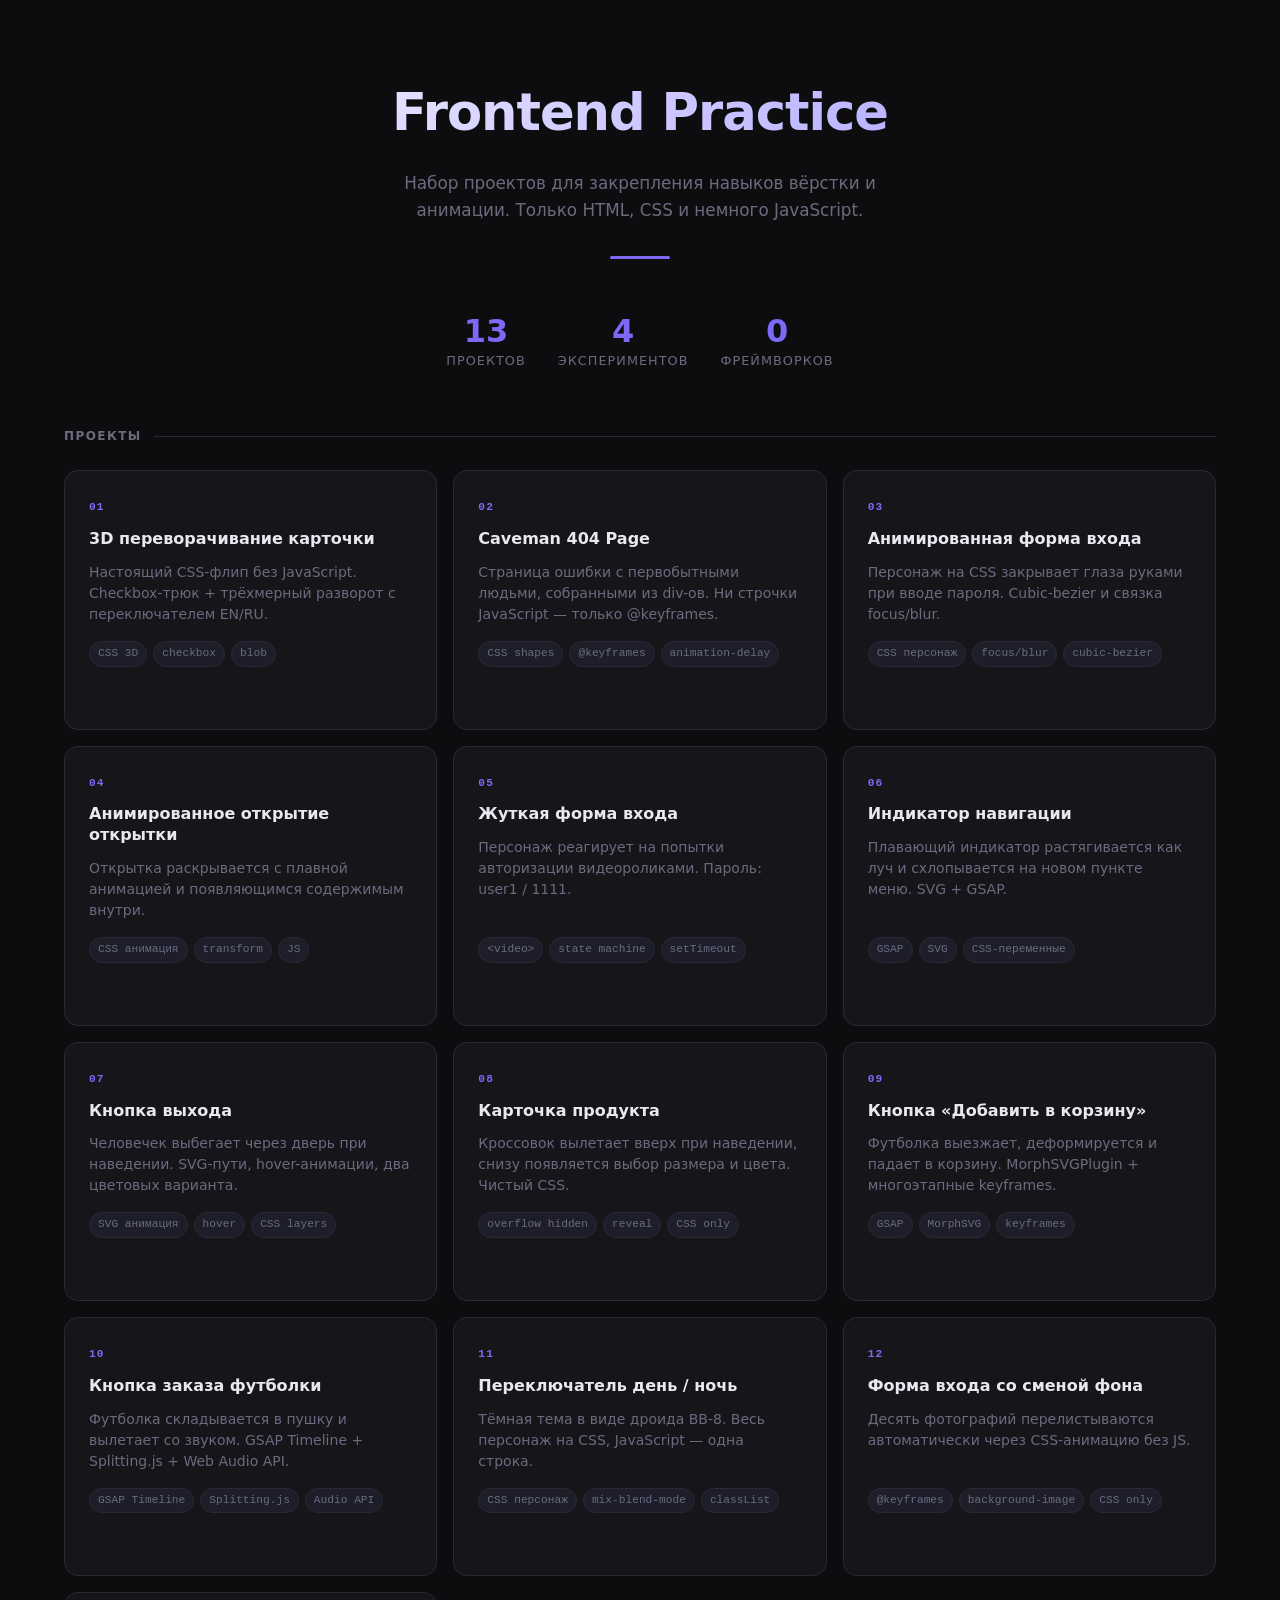
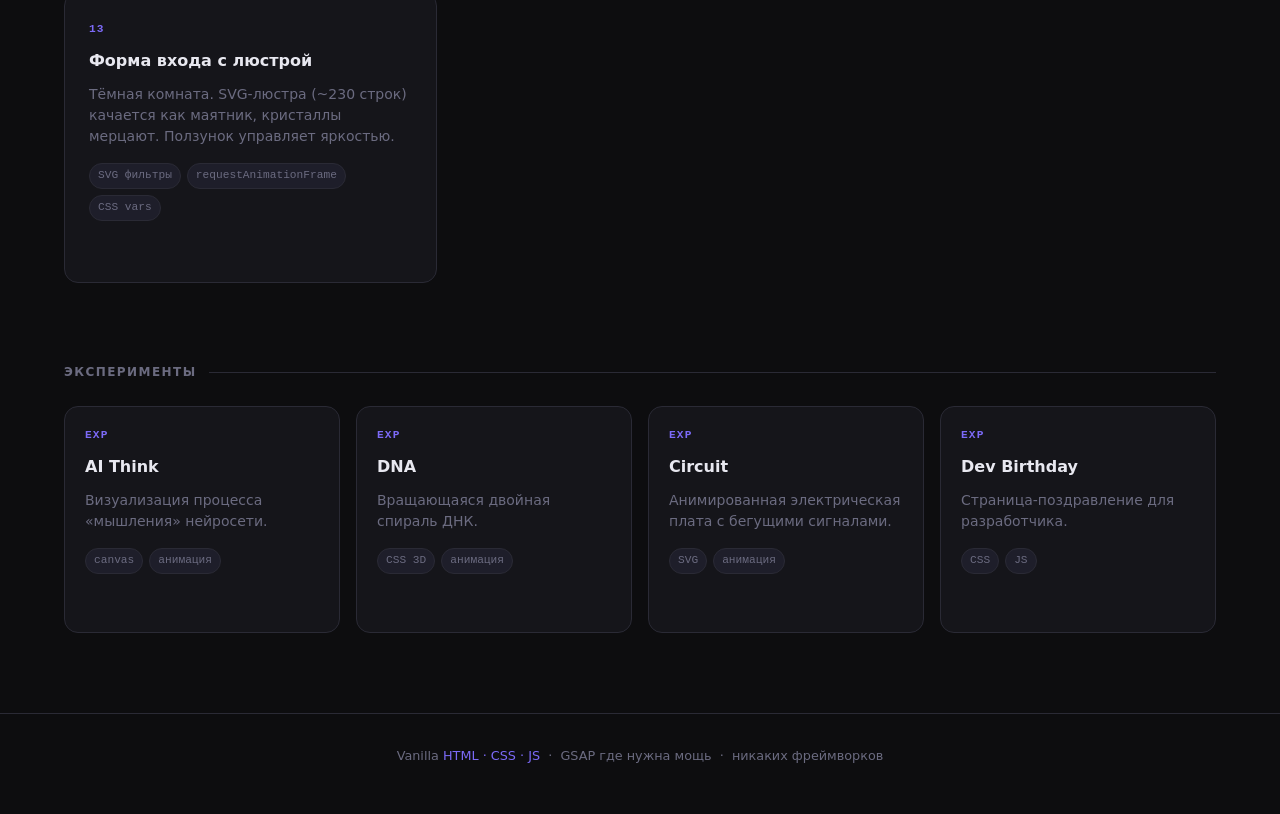
<file: index.html>
<!DOCTYPE html>
<html lang="ru">
<head>
  <meta charset="UTF-8" />
  <meta name="viewport" content="width=device-width, initial-scale=1.0" />
  <title>Frontend Practice</title>
  <style>
    *, *::before, *::after { box-sizing: border-box; margin: 0; padding: 0; }

    :root {
      --bg: #0d0d0f;
      --surface: #15151a;
      --surface-hover: #1c1c24;
      --border: #2a2a35;
      --accent: #7c6af7;
      --accent-dim: #4e45a8;
      --text: #e8e8f0;
      --text-muted: #6b6b80;
      --tag-bg: #1e1e2a;
      --radius: 14px;
    }

    html { scroll-behavior: smooth; }

    body {
      background: var(--bg);
      color: var(--text);
      font-family: 'Segoe UI', system-ui, sans-serif;
      line-height: 1.6;
      min-height: 100vh;
    }

    /* ── Header ── */
    header {
      padding: 72px 24px 56px;
      text-align: center;
      position: relative;
    }

    header::after {
      content: '';
      display: block;
      width: 60px;
      height: 3px;
      background: var(--accent);
      border-radius: 2px;
      margin: 32px auto 0;
    }

    header h1 {
      font-size: clamp(2rem, 5vw, 3.2rem);
      font-weight: 700;
      letter-spacing: -0.02em;
      background: linear-gradient(135deg, #fff 0%, #9d94ff 100%);
      -webkit-background-clip: text;
      -webkit-text-fill-color: transparent;
      background-clip: text;
    }

    header p {
      margin-top: 16px;
      max-width: 560px;
      margin-left: auto;
      margin-right: auto;
      color: var(--text-muted);
      font-size: 1.05rem;
    }

    /* ── Stats row ── */
    .stats {
      display: flex;
      justify-content: center;
      gap: 32px;
      flex-wrap: wrap;
      padding: 0 24px 56px;
    }

    .stat {
      text-align: center;
    }

    .stat-num {
      font-size: 2rem;
      font-weight: 700;
      color: var(--accent);
      line-height: 1;
    }

    .stat-label {
      font-size: 0.8rem;
      color: var(--text-muted);
      text-transform: uppercase;
      letter-spacing: 0.08em;
      margin-top: 4px;
    }

    /* ── Section ── */
    section {
      max-width: 1200px;
      margin: 0 auto;
      padding: 0 24px 80px;
    }

    section h2 {
      font-size: 0.75rem;
      text-transform: uppercase;
      letter-spacing: 0.12em;
      color: var(--text-muted);
      margin-bottom: 24px;
      display: flex;
      align-items: center;
      gap: 12px;
    }

    section h2::after {
      content: '';
      flex: 1;
      height: 1px;
      background: var(--border);
    }

    /* ── Grid ── */
    .grid {
      display: grid;
      grid-template-columns: repeat(auto-fill, minmax(280px, 1fr));
      gap: 16px;
    }

    /* ── Card ── */
    .card {
      background: var(--surface);
      border: 1px solid var(--border);
      border-radius: var(--radius);
      padding: 28px 24px 24px;
      display: flex;
      flex-direction: column;
      gap: 12px;
      text-decoration: none;
      color: inherit;
      transition: background 0.2s, border-color 0.2s, transform 0.2s;
      position: relative;
      overflow: hidden;
    }

    .card::before {
      content: '';
      position: absolute;
      inset: 0;
      background: linear-gradient(135deg, var(--accent) 0%, transparent 60%);
      opacity: 0;
      transition: opacity 0.3s;
    }

    .card:hover {
      background: var(--surface-hover);
      border-color: var(--accent-dim);
      transform: translateY(-2px);
    }

    .card:hover::before { opacity: 0.04; }

    .card-num {
      font-size: 0.7rem;
      font-weight: 600;
      color: var(--accent);
      letter-spacing: 0.1em;
      font-family: monospace;
    }

    .card-title {
      font-size: 1rem;
      font-weight: 600;
      color: var(--text);
      line-height: 1.3;
    }

    .card-desc {
      font-size: 0.875rem;
      color: var(--text-muted);
      flex: 1;
      line-height: 1.5;
    }

    .card-tags {
      display: flex;
      flex-wrap: wrap;
      gap: 6px;
      margin-top: 4px;
    }

    .tag {
      font-size: 0.7rem;
      padding: 3px 8px;
      background: var(--tag-bg);
      border: 1px solid var(--border);
      border-radius: 20px;
      color: var(--text-muted);
      font-family: monospace;
    }

    .card-arrow {
      align-self: flex-end;
      font-size: 1rem;
      color: var(--accent);
      opacity: 0;
      transform: translate(-4px, 4px);
      transition: opacity 0.2s, transform 0.2s;
    }

    .card:hover .card-arrow {
      opacity: 1;
      transform: translate(0, 0);
    }

    /* ── Standalone files — smaller grid ── */
    .grid-sm {
      grid-template-columns: repeat(auto-fill, minmax(220px, 1fr));
    }

    .card-sm {
      padding: 20px;
    }

    /* ── Footer ── */
    footer {
      text-align: center;
      padding: 32px 24px 48px;
      color: var(--text-muted);
      font-size: 0.8rem;
      border-top: 1px solid var(--border);
    }

    footer span { color: var(--accent); }
  </style>
</head>
<body>

  <header>
    <h1>Frontend Practice</h1>
    <p>Набор проектов для закрепления навыков вёрстки и анимации. Только HTML, CSS и немного JavaScript.</p>
  </header>

  <div class="stats">
    <div class="stat">
      <div class="stat-num">13</div>
      <div class="stat-label">Проектов</div>
    </div>
    <div class="stat">
      <div class="stat-num">4</div>
      <div class="stat-label">Экспериментов</div>
    </div>
    <div class="stat">
      <div class="stat-num">0</div>
      <div class="stat-label">Фреймворков</div>
    </div>
  </div>

  <!-- ── Projects ── -->
  <section>
    <h2>Проекты</h2>
    <div class="grid">

      <a class="card" href="3D переварачивание карты/index.html">
        <div class="card-num">01</div>
        <div class="card-title">3D переворачивание карточки</div>
        <div class="card-desc">Настоящий CSS-флип без JavaScript. Checkbox-трюк + трёхмерный разворот с переключателем EN/RU.</div>
        <div class="card-tags">
          <span class="tag">CSS 3D</span>
          <span class="tag">checkbox</span>
          <span class="tag">blob</span>
        </div>
        <div class="card-arrow">↗</div>
      </a>

      <a class="card" href="Caveman 404 Page/index.html">
        <div class="card-num">02</div>
        <div class="card-title">Caveman 404 Page</div>
        <div class="card-desc">Страница ошибки с первобытными людьми, собранными из div-ов. Ни строчки JavaScript — только @keyframes.</div>
        <div class="card-tags">
          <span class="tag">CSS shapes</span>
          <span class="tag">@keyframes</span>
          <span class="tag">animation-delay</span>
        </div>
        <div class="card-arrow">↗</div>
      </a>

      <a class="card" href="Анимированная форма входа/index.html">
        <div class="card-num">03</div>
        <div class="card-title">Анимированная форма входа</div>
        <div class="card-desc">Персонаж на CSS закрывает глаза руками при вводе пароля. Cubic-bezier и связка focus/blur.</div>
        <div class="card-tags">
          <span class="tag">CSS персонаж</span>
          <span class="tag">focus/blur</span>
          <span class="tag">cubic-bezier</span>
        </div>
        <div class="card-arrow">↗</div>
      </a>

      <a class="card" href="Анимированное открытие открытки/index.html">
        <div class="card-num">04</div>
        <div class="card-title">Анимированное открытие открытки</div>
        <div class="card-desc">Открытка раскрывается с плавной анимацией и появляющимся содержимым внутри.</div>
        <div class="card-tags">
          <span class="tag">CSS анимация</span>
          <span class="tag">transform</span>
          <span class="tag">JS</span>
        </div>
        <div class="card-arrow">↗</div>
      </a>

      <a class="card" href="Жуткая форма входа/index.html">
        <div class="card-num">05</div>
        <div class="card-title">Жуткая форма входа</div>
        <div class="card-desc">Персонаж реагирует на попытки авторизации видеороликами. Пароль: user1 / 1111.</div>
        <div class="card-tags">
          <span class="tag">&lt;video&gt;</span>
          <span class="tag">state machine</span>
          <span class="tag">setTimeout</span>
        </div>
        <div class="card-arrow">↗</div>
      </a>

      <a class="card" href="Индикатор активной панели навигации/index.html">
        <div class="card-num">06</div>
        <div class="card-title">Индикатор навигации</div>
        <div class="card-desc">Плавающий индикатор растягивается как луч и схлопывается на новом пункте меню. SVG + GSAP.</div>
        <div class="card-tags">
          <span class="tag">GSAP</span>
          <span class="tag">SVG</span>
          <span class="tag">CSS-переменные</span>
        </div>
        <div class="card-arrow">↗</div>
      </a>

      <a class="card" href="Интерактивная кнопка выхода/index.html">
        <div class="card-num">07</div>
        <div class="card-title">Кнопка выхода</div>
        <div class="card-desc">Человечек выбегает через дверь при наведении. SVG-пути, hover-анимации, два цветовых варианта.</div>
        <div class="card-tags">
          <span class="tag">SVG анимация</span>
          <span class="tag">hover</span>
          <span class="tag">CSS layers</span>
        </div>
        <div class="card-arrow">↗</div>
      </a>

      <a class="card" href="Карточка продукта/index.html">
        <div class="card-num">08</div>
        <div class="card-title">Карточка продукта</div>
        <div class="card-desc">Кроссовок вылетает вверх при наведении, снизу появляется выбор размера и цвета. Чистый CSS.</div>
        <div class="card-tags">
          <span class="tag">overflow hidden</span>
          <span class="tag">reveal</span>
          <span class="tag">CSS only</span>
        </div>
        <div class="card-arrow">↗</div>
      </a>

      <a class="card" href="Кнопка «Добавить в корзину»/index.html">
        <div class="card-num">09</div>
        <div class="card-title">Кнопка «Добавить в корзину»</div>
        <div class="card-desc">Футболка выезжает, деформируется и падает в корзину. MorphSVGPlugin + многоэтапные keyframes.</div>
        <div class="card-tags">
          <span class="tag">GSAP</span>
          <span class="tag">MorphSVG</span>
          <span class="tag">keyframes</span>
        </div>
        <div class="card-arrow">↗</div>
      </a>

      <a class="card" href="Кнопка заказа футболки/index.html">
        <div class="card-num">10</div>
        <div class="card-title">Кнопка заказа футболки</div>
        <div class="card-desc">Футболка складывается в пушку и вылетает со звуком. GSAP Timeline + Splitting.js + Web Audio API.</div>
        <div class="card-tags">
          <span class="tag">GSAP Timeline</span>
          <span class="tag">Splitting.js</span>
          <span class="tag">Audio API</span>
        </div>
        <div class="card-arrow">↗</div>
      </a>

      <a class="card" href="Переключатель «Темный свет»/index.html">
        <div class="card-num">11</div>
        <div class="card-title">Переключатель день / ночь</div>
        <div class="card-desc">Тёмная тема в виде дроида BB-8. Весь персонаж на CSS, JavaScript — одна строка.</div>
        <div class="card-tags">
          <span class="tag">CSS персонаж</span>
          <span class="tag">mix-blend-mode</span>
          <span class="tag">classList</span>
        </div>
        <div class="card-arrow">↗</div>
      </a>

      <a class="card" href="Фоновые изображения страницы входа/index.html">
        <div class="card-num">12</div>
        <div class="card-title">Форма входа со сменой фона</div>
        <div class="card-desc">Десять фотографий перелистываются автоматически через CSS-анимацию без JS.</div>
        <div class="card-tags">
          <span class="tag">@keyframes</span>
          <span class="tag">background-image</span>
          <span class="tag">CSS only</span>
        </div>
        <div class="card-arrow">↗</div>
      </a>

      <a class="card" href="форма входа/index.html">
        <div class="card-num">13</div>
        <div class="card-title">Форма входа с люстрой</div>
        <div class="card-desc">Тёмная комната. SVG-люстра (~230 строк) качается как маятник, кристаллы мерцают. Ползунок управляет яркостью.</div>
        <div class="card-tags">
          <span class="tag">SVG фильтры</span>
          <span class="tag">requestAnimationFrame</span>
          <span class="tag">CSS vars</span>
        </div>
        <div class="card-arrow">↗</div>
      </a>

    </div>
  </section>

  <!-- ── Experiments ── -->
  <section>
    <h2>Эксперименты</h2>
    <div class="grid grid-sm">

      <a class="card card-sm" href="ai-think.html">
        <div class="card-num">EXP</div>
        <div class="card-title">AI Think</div>
        <div class="card-desc">Визуализация процесса «мышления» нейросети.</div>
        <div class="card-tags"><span class="tag">canvas</span><span class="tag">анимация</span></div>
        <div class="card-arrow">↗</div>
      </a>

      <a class="card card-sm" href="dna.html">
        <div class="card-num">EXP</div>
        <div class="card-title">DNA</div>
        <div class="card-desc">Вращающаяся двойная спираль ДНК.</div>
        <div class="card-tags"><span class="tag">CSS 3D</span><span class="tag">анимация</span></div>
        <div class="card-arrow">↗</div>
      </a>

      <a class="card card-sm" href="circuit.html">
        <div class="card-num">EXP</div>
        <div class="card-title">Circuit</div>
        <div class="card-desc">Анимированная электрическая плата с бегущими сигналами.</div>
        <div class="card-tags"><span class="tag">SVG</span><span class="tag">анимация</span></div>
        <div class="card-arrow">↗</div>
      </a>

      <a class="card card-sm" href="dev_birthday.html">
        <div class="card-num">EXP</div>
        <div class="card-title">Dev Birthday</div>
        <div class="card-desc">Страница-поздравление для разработчика.</div>
        <div class="card-tags"><span class="tag">CSS</span><span class="tag">JS</span></div>
        <div class="card-arrow">↗</div>
      </a>

    </div>
  </section>

  <footer>
    Vanilla <span>HTML · CSS · JS</span> &nbsp;·&nbsp; GSAP где нужна мощь &nbsp;·&nbsp; никаких фреймворков
  </footer>

</body>
</html>
</file>
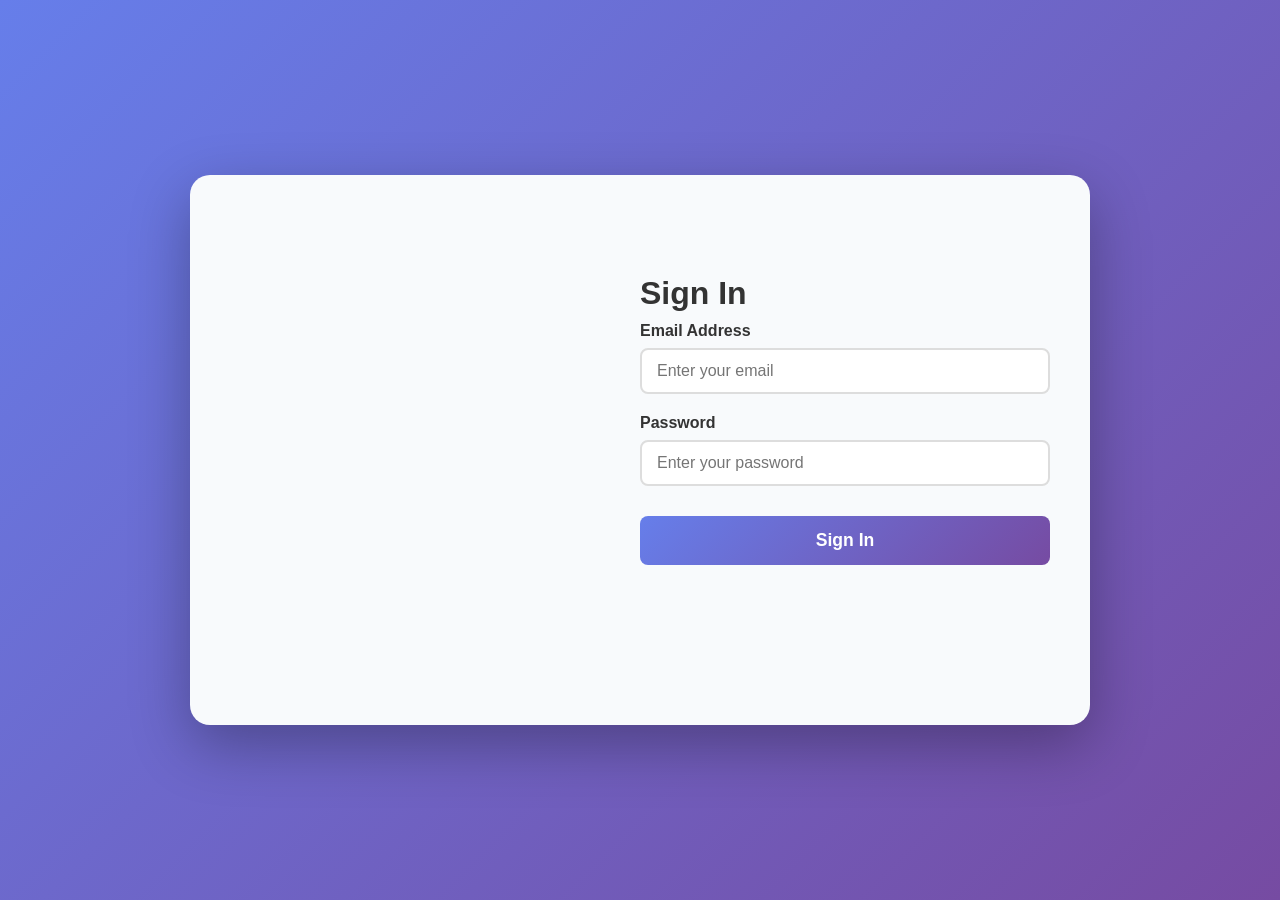
<file: Жуткая форма входа/index.html>
<!DOCTYPE html>
<html lang="en">
<head>
    <meta charset="UTF-8">
    <meta name="viewport" content="width=device-width, initial-scale=1.0">
    <title>Spooky Login Form</title>
    <style>
        * {
            margin: 0;
            padding: 0;
            box-sizing: border-box;
        }

        body {
            font-family: 'Segoe UI', Tahoma, Geneva, Verdana, sans-serif;
            height: 100vh;
            display: flex;
            justify-content: center;
            align-items: center;
            background: linear-gradient(135deg, #667eea 0%, #764ba2 100%);
        }

        .login-container {
            display: flex;
            width: 900px;
            height: 550px;
            background: #F8FAFC;
            border-radius: 20px;
            box-shadow: 0 20px 60px rgba(0, 0, 0, 0.3);
            overflow: hidden;
        }

        /* Image Panel */
        .image-panel {
            flex: 1;
            position: relative;
            overflow: hidden;
            border-right: #ff0000;
            
        }

        .image-panel video {
            position: absolute;
            top: 0;
            left: 0;
            width: 100%;
            height: 100%;
            object-fit: cover;
            transition: opacity 0.6s ease;
            
        }

.image-overlay {
    display: none;
}

/* Login Panel */
.login-panel {
    flex: 1;
    padding: 50px 40px;
    display: flex;
    flex-direction: column;
    justify-content: center;
}

.login-panel h2 {
    font-size: 2em;
    margin-bottom: 10px;
    color: #333;
}

.login-panel p {
    color: #666;
    margin-bottom: 30px;
}

        .demo-info {
            background: #e3f2fd;
            padding: 15px;
            border-radius: 10px;
            margin-bottom: 20px;
            border-left: 4px solid #2196F3;
        }

.demo-info p {
    margin: 5px 0;
    font-size: 0.9em;
    color: #1565C0;
}

.message {
    padding: 15px;
    border-radius: 10px;
    margin-bottom: 20px;
    margin-top: 10px;
    animation: slideIn 0.3s ease;
    text-align: center;
    font-weight: 600;
}

        .message.success {
            background: #d4edda;
            color: #155724;
            border-left: 4px solid #28a745;
            display: block;
        }

        .message.error {
            background: #f8d7da;
            color: #721c24;
            border-left: 4px solid #dc3545;
            display: block;
        }

        .input-group {
            margin-bottom: 20px;
        }

        .input-group label {
            display: block;
            margin-bottom: 8px;
            color: #333;
            font-weight: 600;
        }

        .input-group input {
            width: 100%;
            padding: 12px 15px;
            border: 2px solid #ddd;
            border-radius: 8px;
            font-size: 1em;
            transition: border-color 0.3s;
        }

        .input-group input:focus {
            outline: none;
            border-color: #667eea;
        }

        .input-group input:disabled {
            background: #f5f5f5;
            cursor: not-allowed;
        }

        .btn {
            width: 100%;
            padding: 14px;
            background: linear-gradient(135deg, #667eea 0%, #764ba2 100%);
            color: white;
            border: none;
            border-radius: 8px;
            font-size: 1.1em;
            font-weight: 600;
            cursor: pointer;
            transition: transform 0.2s, box-shadow 0.2s;
            margin-top: 10px;
        }

        .btn:hover:not(:disabled) {
            transform: translateY(-2px);
            box-shadow: 0 5px 15px rgba(102, 126, 234, 0.4);
        }

        .btn:disabled {
            background: #ccc;
            cursor: not-allowed;
        }

        .btn-secondary {
            background: #6c757d;
            margin-top: 10px;
        }

        .btn-secondary:hover {
            box-shadow: 0 5px 15px rgba(108, 117, 125, 0.4);
        }

        @keyframes slideIn {
            from {
                opacity: 0;
                transform: translateY(-10px);
            }
            to {
                opacity: 1;
                transform: translateY(0);
            }
        }

        @media (max-width: 768px) {
            .login-container {
                flex-direction: column;
                width: 90%;
                height: auto;
            }
            
            .image-panel {
                min-height: 200px;
            }
        }
    </style>
</head>
<body>
    <div class="login-container">
        <!-- Image Panel -->
        <div class="image-panel" id="imagePanel">
            <video id="videoPlayer" autoplay loop muted playsinline>
                <source src="" type="video/mp4">
            </video>
        </div>

        <!-- Login Panel -->
        <div class="login-panel">
            <h2>Sign In</h2>

            <div class="input-group">
                <label for="email">Email Address</label>
                <input type="email" id="email" placeholder="Enter your email" autocomplete="off" required>
            </div>

            <div class="input-group">
                <label for="password">Password</label>
                <input type="password" id="password" placeholder="Enter your password" required>
            </div>

            <button class="btn" id="loginBtn" onclick="handleLogin()">Sign In</button>
            <div id="message" class="message"></div>
            <button class="btn btn-secondary" id="resetBtn" onclick="resetForm()" style="display: none;">Try Again</button>
        </div>
    </div>

    <script>
    let failCount = 0;

    const videoPlayer = document.getElementById("videoPlayer");
    const messageDiv = document.getElementById("message");
    const loginBtn = document.getElementById("loginBtn");
    const resetBtn = document.getElementById("resetBtn");

    // Set default video on page load
    window.onload = function () {
        updateVideo("1026.mp4");
    };

    function updateVideo(videoFile) {
        videoPlayer.src = videoFile;
        videoPlayer.load();
        videoPlayer.play();
    }

    function showMessage(text, type) {
        messageDiv.textContent = text;
        messageDiv.className = "message " + type;
    }

    function hideMessage() {
        messageDiv.textContent = "";
        messageDiv.className = "message";
    }

    function handleLogin() {
        const email = document.getElementById("email").value.trim();
        const password = document.getElementById("password").value.trim();

        if (!email || !password) {
            showMessage("Please enter both email and password", "error");
            return;
        }

        loginBtn.disabled = true;
        loginBtn.textContent = "Signing In...";
        hideMessage();

        setTimeout(() => {
            const isCorrect =
                email === "user1" &&
                password === "1111";

            if (isCorrect) {
                // SUCCESS
                updateVideo("correct.mp4");
                showMessage("Login Successful!", "success");
                failCount = 0;
                resetBtn.style.display = "block";
            } else {
                // FAILURE
                failCount++;

                if (failCount === 1) {
                    updateVideo("wrong.mp4");
                } else {
                    updateVideo("againwrong.mp4");
                }

                showMessage("Login Failed!", "error");
            }

            loginBtn.disabled = false;
            loginBtn.textContent = "Sign In";
        }, 1200);
    }

    function resetForm() {
        failCount = 0;

        document.getElementById("email").value = "";
        document.getElementById("password").value = "";

        hideMessage();
        updateVideo("1026.mp4");

        resetBtn.style.display = "none";
    }

    // Submit on Enter key
    document
        .getElementById("password")
        .addEventListener("keypress", function (e) {
            if (e.key === "Enter") {
                handleLogin();
            }
        });
</script>
</body>
</html>
</file>
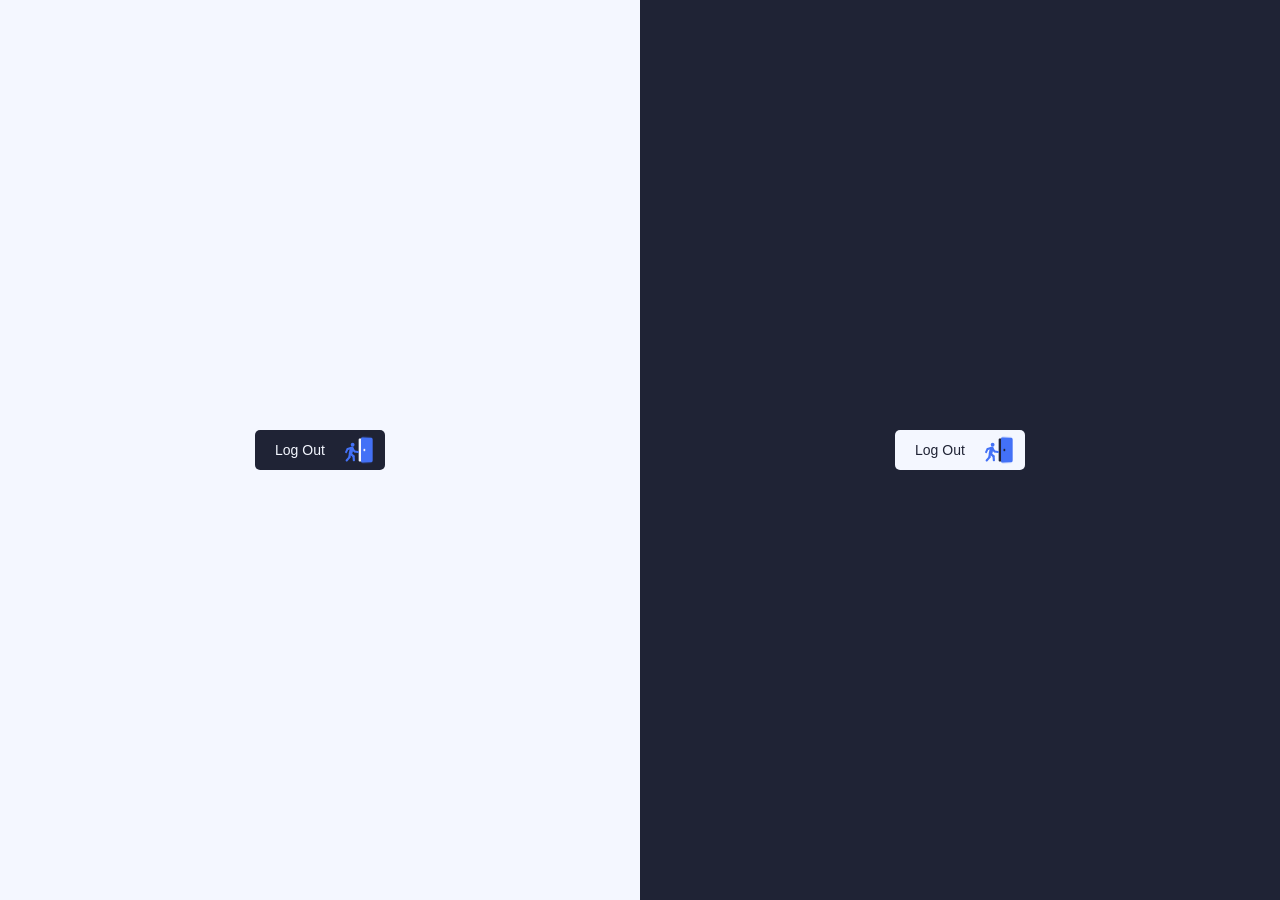
<file: Интерактивная кнопка выхода/index.html>
<!DOCTYPE html>
<html lang="en">
<head>
    <meta charset="UTF-8">
    <meta name="viewport" content="width=device-width, initial-scale=1.0">
    <title>Interactive logout button</title>
    <link rel="stylesheet" href="./style.css">
</head>
<body>
  <div class="background background--light">
  <button class="logoutButton logoutButton--dark">
    <svg class="doorway" viewBox="0 0 100 100">
      <path d="M93.4 86.3H58.6c-1.9 0-3.4-1.5-3.4-3.4V17.1c0-1.9 1.5-3.4 3.4-3.4h34.8c1.9 0 3.4 1.5 3.4 3.4v65.8c0 1.9-1.5 3.4-3.4 3.4z" />
      <path class="bang" d="M40.5 43.7L26.6 31.4l-2.5 6.7zM41.9 50.4l-19.5-4-1.4 6.3zM40 57.4l-17.7 3.9 3.9 5.7z" />
    </svg>
    <svg class="figure" viewBox="0 0 100 100">
      <circle cx="52.1" cy="32.4" r="6.4" />
      <path d="M50.7 62.8c-1.2 2.5-3.6 5-7.2 4-3.2-.9-4.9-3.5-4-7.8.7-3.4 3.1-13.8 4.1-15.8 1.7-3.4 1.6-4.6 7-3.7 4.3.7 4.6 2.5 4.3 5.4-.4 3.7-2.8 15.1-4.2 17.9z" />
      <g class="arm1">
        <path d="M55.5 56.5l-6-9.5c-1-1.5-.6-3.5.9-4.4 1.5-1 3.7-1.1 4.6.4l6.1 10c1 1.5.3 3.5-1.1 4.4-1.5.9-3.5.5-4.5-.9z" />
        <path class="wrist1" d="M69.4 59.9L58.1 58c-1.7-.3-2.9-1.9-2.6-3.7.3-1.7 1.9-2.9 3.7-2.6l11.4 1.9c1.7.3 2.9 1.9 2.6 3.7-.4 1.7-2 2.9-3.8 2.6z" />
      </g>
      <g class="arm2">
        <path d="M34.2 43.6L45 40.3c1.7-.6 3.5.3 4 2 .6 1.7-.3 4-2 4.5l-10.8 2.8c-1.7.6-3.5-.3-4-2-.6-1.6.3-3.4 2-4z" />
        <path class="wrist2" d="M27.1 56.2L32 45.7c.7-1.6 2.6-2.3 4.2-1.6 1.6.7 2.3 2.6 1.6 4.2L33 58.8c-.7 1.6-2.6 2.3-4.2 1.6-1.7-.7-2.4-2.6-1.7-4.2z" />
      </g>
      <g class="leg1">
        <path d="M52.1 73.2s-7-5.7-7.9-6.5c-.9-.9-1.2-3.5-.1-4.9 1.1-1.4 3.8-1.9 5.2-.9l7.9 7c1.4 1.1 1.7 3.5.7 4.9-1.1 1.4-4.4 1.5-5.8.4z" />
        <path class="calf1" d="M52.6 84.4l-1-12.8c-.1-1.9 1.5-3.6 3.5-3.7 2-.1 3.7 1.4 3.8 3.4l1 12.8c.1 1.9-1.5 3.6-3.5 3.7-2 0-3.7-1.5-3.8-3.4z" />
      </g>
      <g class="leg2">
        <path d="M37.8 72.7s1.3-10.2 1.6-11.4 2.4-2.8 4.1-2.6c1.7.2 3.6 2.3 3.4 4l-1.8 11.1c-.2 1.7-1.7 3.3-3.4 3.1-1.8-.2-4.1-2.4-3.9-4.2z" />
        <path class="calf2" d="M29.5 82.3l9.6-10.9c1.3-1.4 3.6-1.5 5.1-.1 1.5 1.4.4 4.9-.9 6.3l-8.5 9.6c-1.3 1.4-3.6 1.5-5.1.1-1.4-1.3-1.5-3.5-.2-5z" />
      </g>
    </svg>
    <svg class="door" viewBox="0 0 100 100">
      <path d="M93.4 86.3H58.6c-1.9 0-3.4-1.5-3.4-3.4V17.1c0-1.9 1.5-3.4 3.4-3.4h34.8c1.9 0 3.4 1.5 3.4 3.4v65.8c0 1.9-1.5 3.4-3.4 3.4z" />
      <circle cx="66" cy="50" r="3.7" />
    </svg>
    <span class="button-text">Log Out</span>
  </button>
</div>

<div class="background background--dark">
  <button class="logoutButton logoutButton--light">
    <svg class="doorway" viewBox="0 0 100 100">
      <path d="M93.4 86.3H58.6c-1.9 0-3.4-1.5-3.4-3.4V17.1c0-1.9 1.5-3.4 3.4-3.4h34.8c1.9 0 3.4 1.5 3.4 3.4v65.8c0 1.9-1.5 3.4-3.4 3.4z" />
      <path class="bang" d="M40.5 43.7L26.6 31.4l-2.5 6.7zM41.9 50.4l-19.5-4-1.4 6.3zM40 57.4l-17.7 3.9 3.9 5.7z" />
    </svg>
    <svg class="figure" viewBox="0 0 100 100">
      <circle cx="52.1" cy="32.4" r="6.4" />
      <path d="M50.7 62.8c-1.2 2.5-3.6 5-7.2 4-3.2-.9-4.9-3.5-4-7.8.7-3.4 3.1-13.8 4.1-15.8 1.7-3.4 1.6-4.6 7-3.7 4.3.7 4.6 2.5 4.3 5.4-.4 3.7-2.8 15.1-4.2 17.9z" />
      <g class="arm1">
        <path d="M55.5 56.5l-6-9.5c-1-1.5-.6-3.5.9-4.4 1.5-1 3.7-1.1 4.6.4l6.1 10c1 1.5.3 3.5-1.1 4.4-1.5.9-3.5.5-4.5-.9z" />
        <path class="wrist1" d="M69.4 59.9L58.1 58c-1.7-.3-2.9-1.9-2.6-3.7.3-1.7 1.9-2.9 3.7-2.6l11.4 1.9c1.7.3 2.9 1.9 2.6 3.7-.4 1.7-2 2.9-3.8 2.6z" />
      </g>
      <g class="arm2">
        <path d="M34.2 43.6L45 40.3c1.7-.6 3.5.3 4 2 .6 1.7-.3 4-2 4.5l-10.8 2.8c-1.7.6-3.5-.3-4-2-.6-1.6.3-3.4 2-4z" />
        <path class="wrist2" d="M27.1 56.2L32 45.7c.7-1.6 2.6-2.3 4.2-1.6 1.6.7 2.3 2.6 1.6 4.2L33 58.8c-.7 1.6-2.6 2.3-4.2 1.6-1.7-.7-2.4-2.6-1.7-4.2z" />
      </g>
      <g class="leg1">
        <path d="M52.1 73.2s-7-5.7-7.9-6.5c-.9-.9-1.2-3.5-.1-4.9 1.1-1.4 3.8-1.9 5.2-.9l7.9 7c1.4 1.1 1.7 3.5.7 4.9-1.1 1.4-4.4 1.5-5.8.4z" />
        <path class="calf1" d="M52.6 84.4l-1-12.8c-.1-1.9 1.5-3.6 3.5-3.7 2-.1 3.7 1.4 3.8 3.4l1 12.8c.1 1.9-1.5 3.6-3.5 3.7-2 0-3.7-1.5-3.8-3.4z" />
      </g>
      <g class="leg2">
        <path d="M37.8 72.7s1.3-10.2 1.6-11.4 2.4-2.8 4.1-2.6c1.7.2 3.6 2.3 3.4 4l-1.8 11.1c-.2 1.7-1.7 3.3-3.4 3.1-1.8-.2-4.1-2.4-3.9-4.2z" />
        <path class="calf2" d="M29.5 82.3l9.6-10.9c1.3-1.4 3.6-1.5 5.1-.1 1.5 1.4.4 4.9-.9 6.3l-8.5 9.6c-1.3 1.4-3.6 1.5-5.1.1-1.4-1.3-1.5-3.5-.2-5z" />
      </g>
    </svg>
    <svg class="door" viewBox="0 0 100 100">
      <path d="M93.4 86.3H58.6c-1.9 0-3.4-1.5-3.4-3.4V17.1c0-1.9 1.5-3.4 3.4-3.4h34.8c1.9 0 3.4 1.5 3.4 3.4v65.8c0 1.9-1.5 3.4-3.4 3.4z" />
      <circle cx="66" cy="50" r="3.7" />
    </svg>
    <span class="button-text">Log Out</span>
  </button>
</div>
      <script src="./script.js"></script>
</body>
</html>
</file>
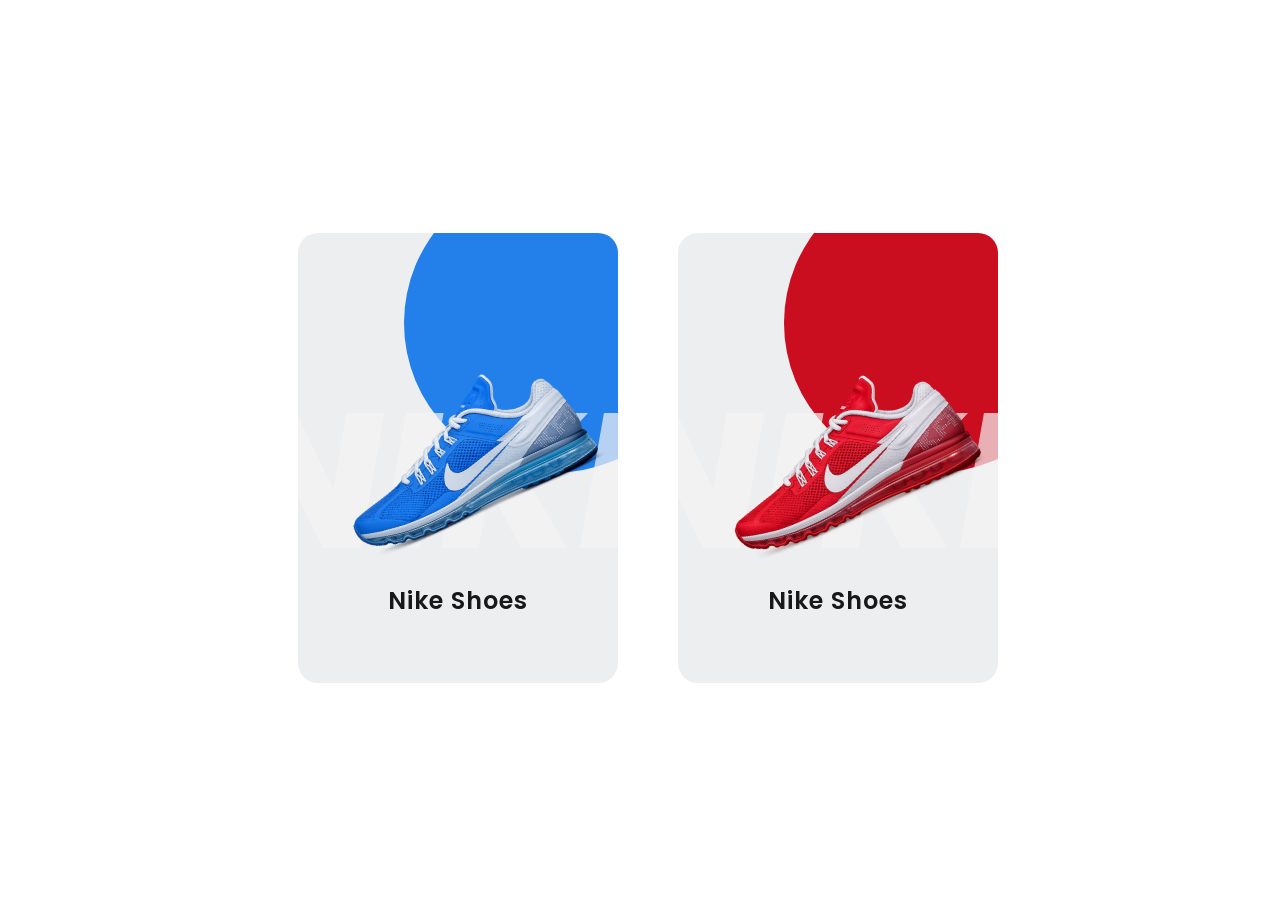
<file: Карточка продукта/index.html>
<!DOCTYPE html>
<html lang="en">

  <head>
    <meta charset="UTF-8">
    <title>Product Card</title>
    <link rel="stylesheet" href="./style.css">

  </head>
    
  <body>
  <div class="container">
  <div class="card">
    <div class="imgBx">
      <img src="./shoe1.png">
    </div>
    <div class="contentBx">
      <h2>Nike Shoes</h2>
      <div class="size">
        <h3>Size :</h3>
        <span>7</span>
        <span>8</span>
        <span>9</span>
        <span>10</span>
      </div>
      <div class="color">
        <h3>Color :</h3>
        <span></span>
        <span></span>
        <span></span>
      </div>
      <a href="#">Buy Now</a>
    </div>
  </div>
</div>

<div class="container1">
  <div class="card1">
    <div class="imgBx1">
      <img src="./shoe2.png">
    </div>
    <div class="contentBx1">
      <h2>Nike Shoes</h2>
      <div class="size1">
        <h3>Size :</h3>
        <span>7</span>
        <span>8</span>
        <span>9</span>
        <span>10</span>
      </div>
      <div class="color1">
        <h3>Color :</h3>
        <span></span>
        <span></span>
        <span></span>
      </div>
      <a href="#">Buy Now</a>
    </div>
  </div>
</div>
    
  </body>
  
</html>
</file>
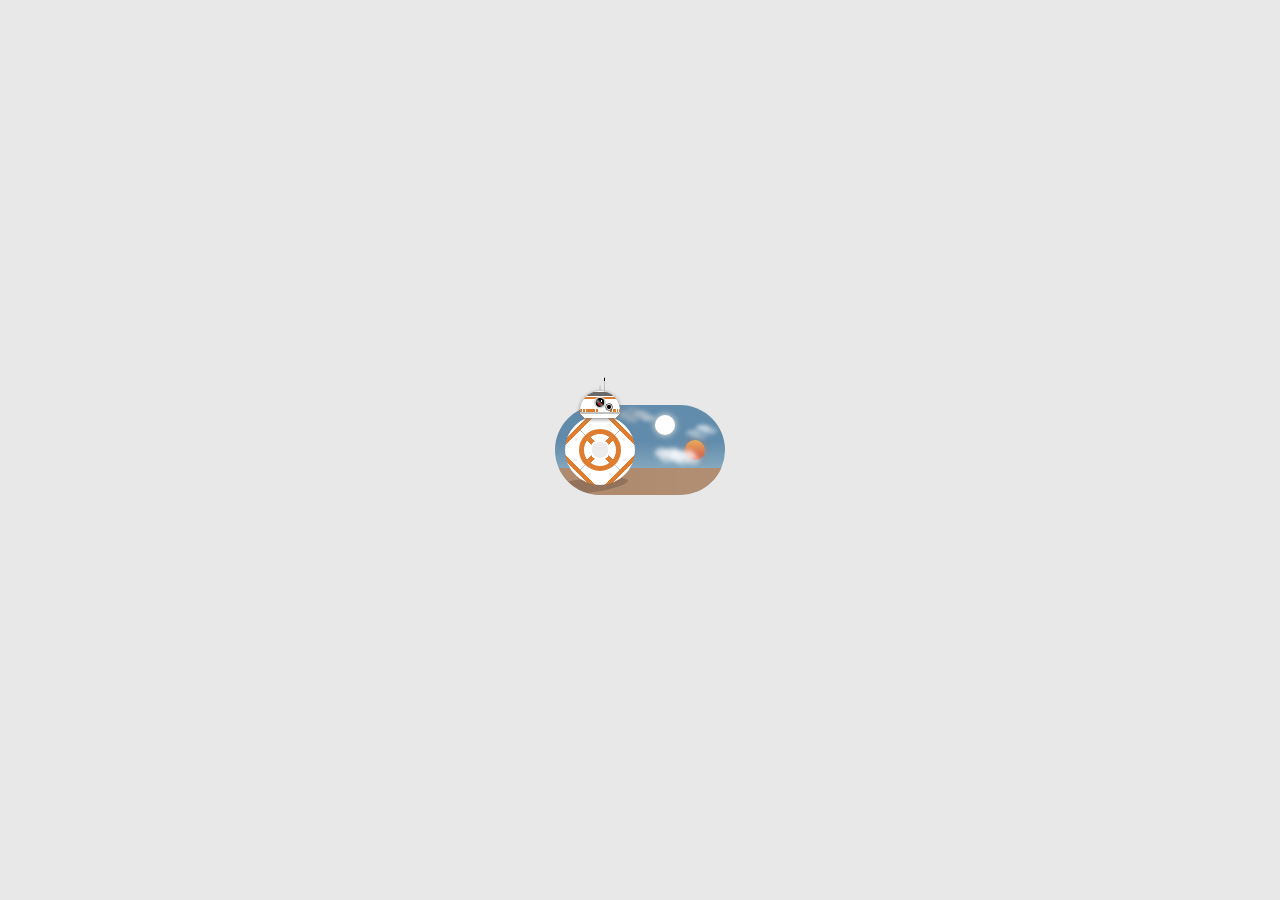
<file: Переключатель «Темный свет»/index.html>
<!DOCTYPE html>
<html lang="en">
<head>
    <meta charset="UTF-8">
    <meta name="viewport" content="width=device-width, initial-scale=1.0">
    <title>Document</title>
    <link rel="stylesheet" href="sty.css">
</head>
<body>
    
    <label class="bb8-toggle">
      <input class="bb8-toggle__checkbox" type="checkbox">
      <div class="bb8-toggle__container">
        <div class="bb8-toggle__scenery">
          <div class="bb8-toggle__star"></div>
          <div class="bb8-toggle__star"></div>
          <div class="bb8-toggle__star"></div>
          <div class="bb8-toggle__star"></div>
          <div class="bb8-toggle__star"></div>
          <div class="bb8-toggle__star"></div>
          <div class="bb8-toggle__star"></div>
          <div class="tatto-1"></div>
          <div class="tatto-2"></div>
          <div class="gomrassen"></div>
          <div class="hermes"></div>
          <div class="chenini"></div>
          <div class="bb8-toggle__cloud"></div>
          <div class="bb8-toggle__cloud"></div>
          <div class="bb8-toggle__cloud"></div>
        </div>
        <div class="bb8">
          <div class="bb8__head-container">
            <div class="bb8__antenna"></div>
            <div class="bb8__antenna"></div>
            <div class="bb8__head"></div>
          </div>
          <div class="bb8__body"></div>
        </div>
        <div class="artificial__hidden">
          <div class="bb8__shadow"></div>
        </div>
      </div>
    </label>

    <script>
  const toggle = document.querySelector(".bb8-toggle__checkbox");

  toggle.addEventListener("change", function () {
    document.body.classList.toggle("dark");
  });
</script>

</body>
</html>
</file>
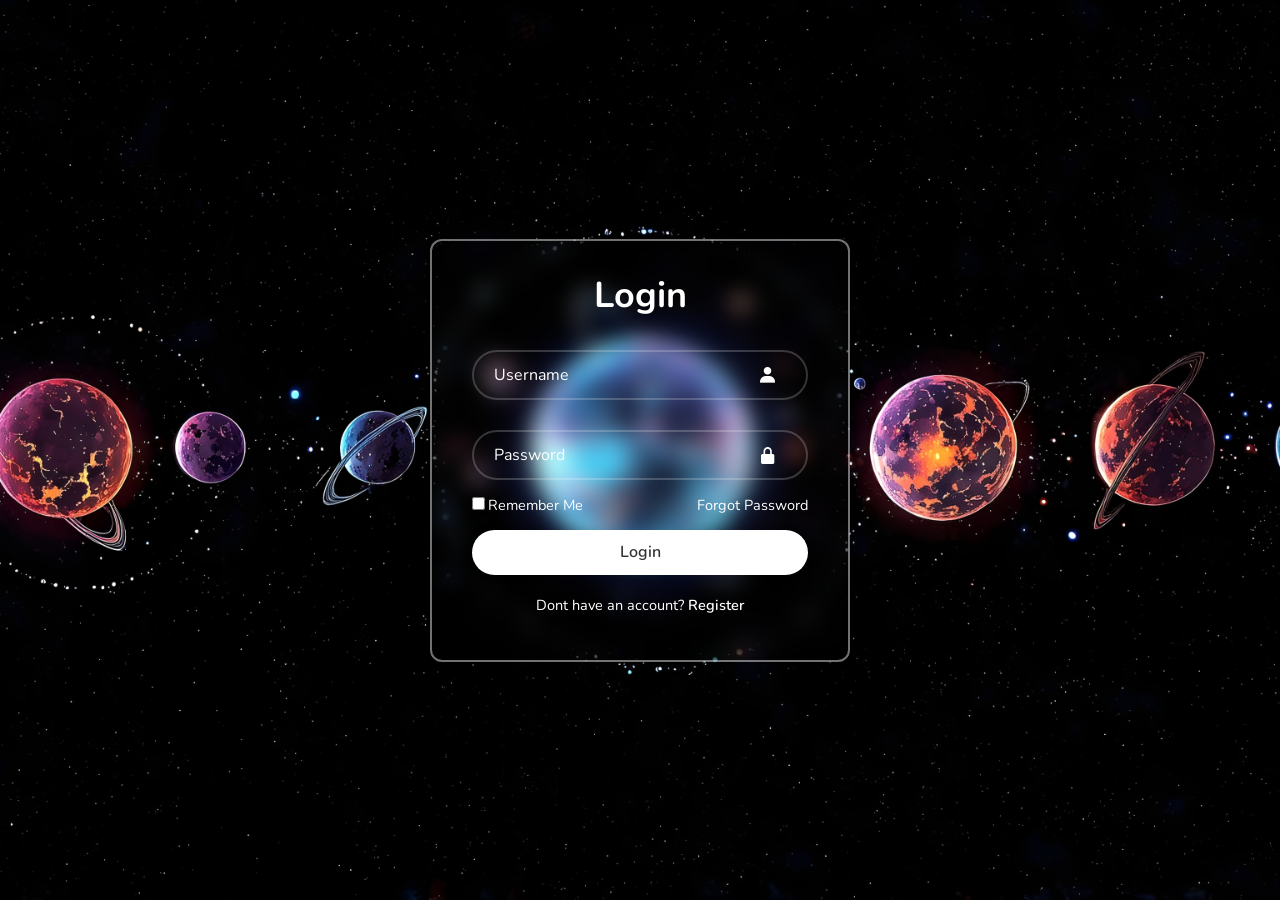
<file: Фоновые изображения страницы входа/index.html>
<!DOCTYPE html>
<html lang="en">
<head>
  <meta charset="UTF-8">
  <meta name="viewport" content="width=device-width, initial-scale=1.0">
  <title>Login Form | Dan Aleko</title>
  <link rel="stylesheet" href="style.css">
  <link href='https://unpkg.com/boxicons@2.1.4/css/boxicons.min.css' rel='stylesheet'>
</head>
<body>
  <div class="wrapper">
    <form action="">
      <h1>Login</h1>
      <div class="input-box">
        <input type="text" placeholder="Username" required>
        <i class='bx bxs-user'></i>
      </div>
      <div class="input-box">
        <input type="password" placeholder="Password" required>
        <i class='bx bxs-lock-alt' ></i>
      </div>
      <div class="remember-forgot">
        <label><input type="checkbox">Remember Me</label>
        <a href="#">Forgot Password</a>
      </div>
      <button type="submit" class="btn">Login</button>
      <div class="register-link">
        <p>Dont have an account? <a href="#">Register</a></p>
      </div>
    </form>
  </div>
</body>
</html>
</file>
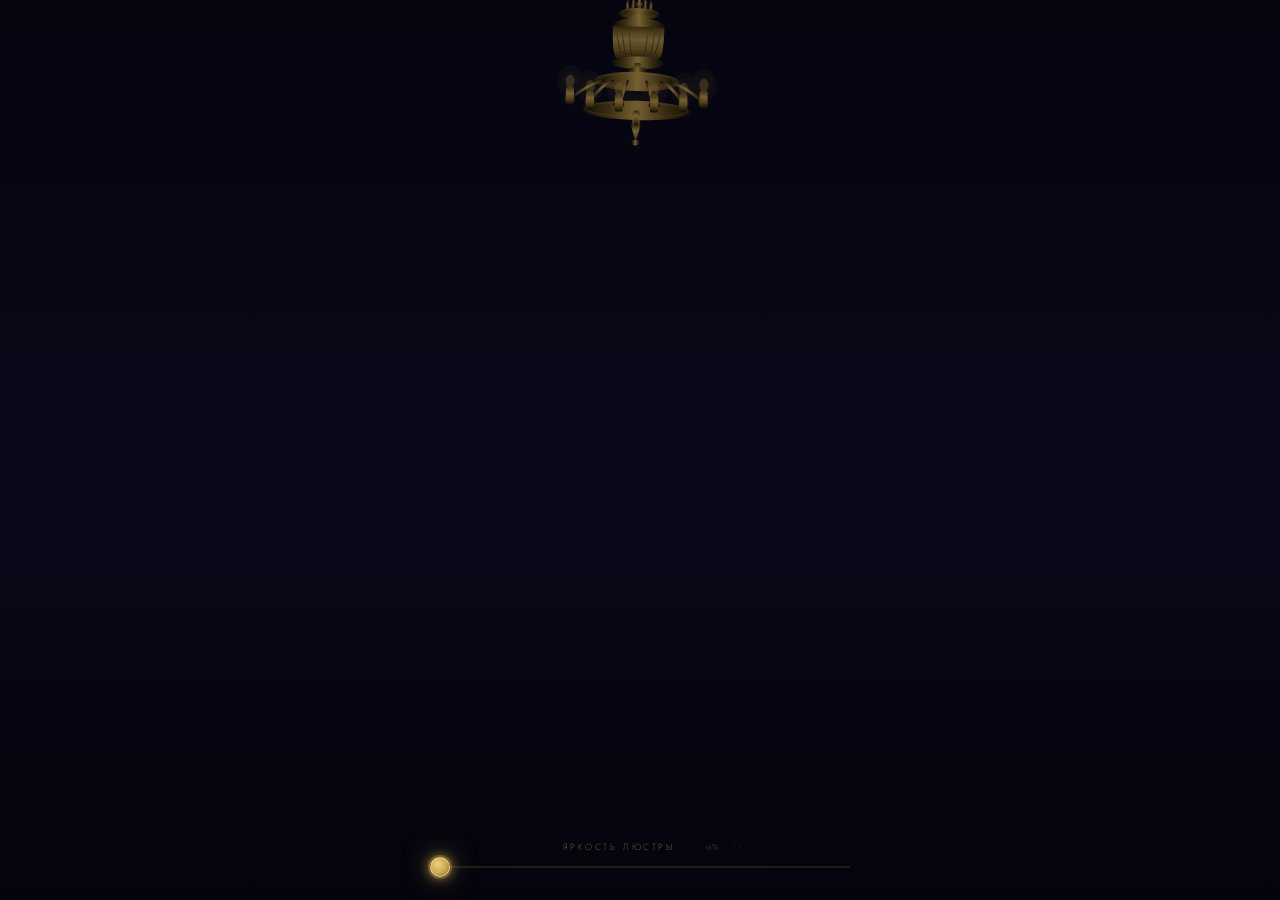
<file: форма входа/index.html>
<!DOCTYPE html>
<html lang="ru">
<head>
  <meta charset="UTF-8">
  <meta name="viewport" content="width=device-width, initial-scale=1.0">
  <title>Вход — Chandelier</title>
  <link rel="stylesheet" href="style.css">
</head>
<body>

  <!-- Атмосфера комнаты -->
  <div class="room"></div>
  <div class="chandelier-glow"></div>
  <div class="light-cone"></div>
  <div class="particles"></div>

  <!-- Люстра — SVG монтируется из chandelier.js -->
  <div class="chandelier-wrap"></div>
  <script src="chandelier.js"></script>

  <!-- Форма логина — появляется из темноты -->
  <div class="login-card">
    <div class="corner corner-tl"></div>
    <div class="corner corner-tr"></div>
    <div class="corner corner-bl"></div>
    <div class="corner corner-br"></div>

    <div class="card-emblem">✦</div>
    <div class="card-title">Добро пожаловать</div>
    <div class="card-sub">Войдите в свой аккаунт</div>
    <div class="divider">
      <span class="divider-line"></span>
      <span class="divider-gem">◆</span>
      <span class="divider-line"></span>
    </div>

    <div class="field">
      <label for="email">Электронная почта</label>
      <input type="email" id="email" placeholder="you@example.com" autocomplete="off">
      <div class="field-line"></div>
    </div>

    <div class="field">
      <label for="password">Пароль</label>
      <input type="password" id="password" placeholder="••••••••">
      <div class="field-line"></div>
    </div>

    <button class="btn-login" type="button">
      <span class="btn-text">Войти</span>
      <span class="btn-glow"></span>
    </button>

    <a href="#" class="forgot">Забыли пароль?</a>
  </div>

  <!-- Ползунок — всегда виден, управляет светом -->
  <div class="slider-wrap">
    <div class="slider-label-row">
      <span class="slider-icon dim">🕯</span>
      <span class="slider-label">Яркость люстры</span>
      <span class="slider-pct" id="bright-pct">0%</span>
      <span class="slider-icon bright">✦</span>
    </div>
    <input type="range" id="brightness" min="0" max="100" value="0">
  </div>

  <script src="script.js"></script>
</body>
</html>
</file>
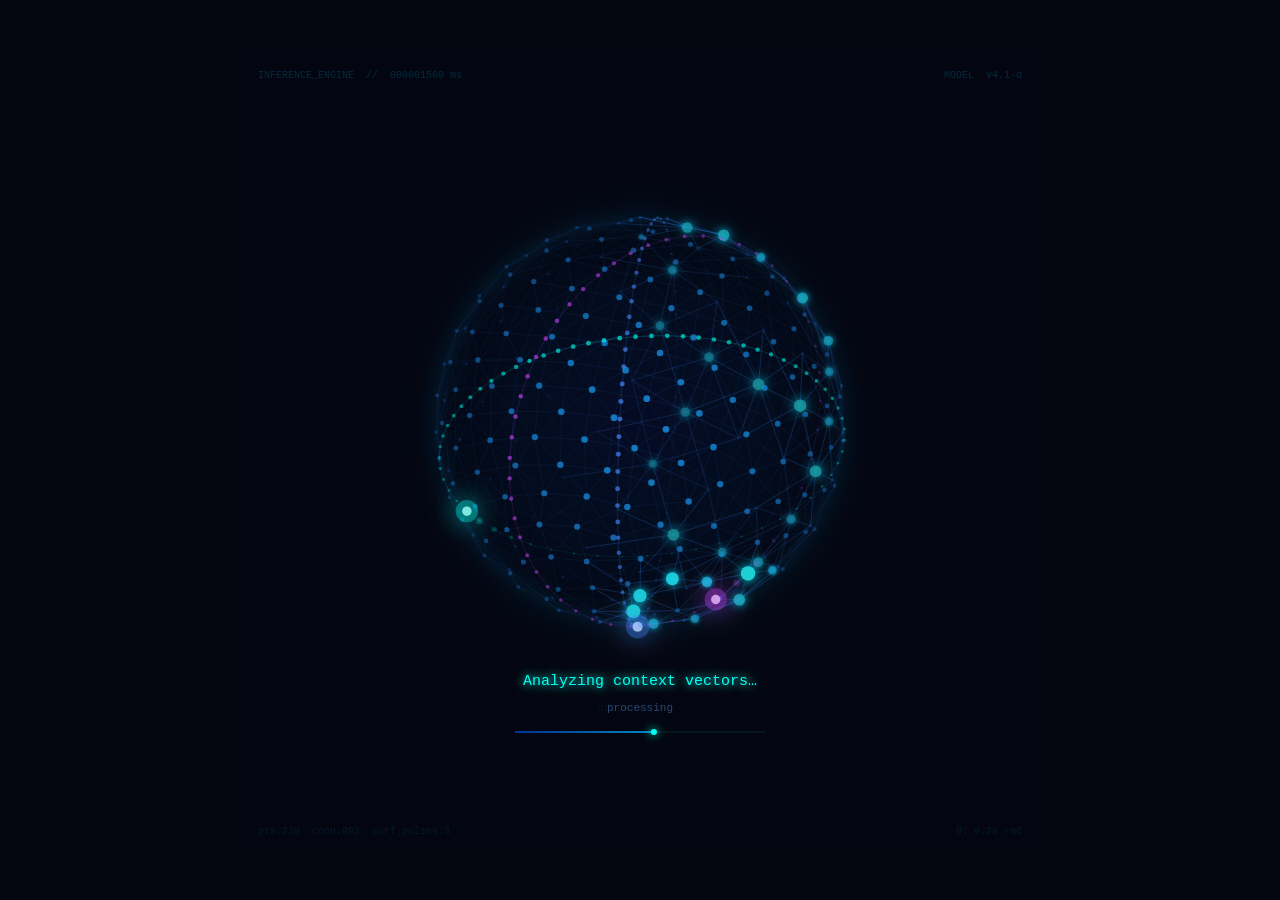
<file: ai-think.html>
<!DOCTYPE html>
<html lang="en">
<head>
<meta charset="UTF-8">
<title>AI — Thinking</title>
<style>
* { margin: 0; padding: 0; box-sizing: border-box; }
body { background: #040610; display: flex; align-items: center; justify-content: center; height: 100vh; overflow: hidden; }
canvas { display: block; }
</style>
</head>
<body>
<canvas id="c" width="800" height="800"></canvas>
<script>
const canvas = document.getElementById('c');
const ctx    = canvas.getContext('2d');
const W = 800, H = 800;
const CX = W / 2, CY = H / 2 - 28;
const R = 198, PERSP = 760;
const ROT_X = 0.32; // fixed tilt (radians)

// ── Fibonacci sphere ───────────────────────────────────────────────
function fibSphere(n) {
  const pts = [], g = Math.PI * (3 - Math.sqrt(5));
  for (let i = 0; i < n; i++) {
    const y = 1 - (i / (n - 1)) * 2;
    const r = Math.sqrt(1 - y * y);
    const t = g * i;
    pts.push([r * Math.cos(t), y, r * Math.sin(t)]);
  }
  return pts;
}

// ── Great-circle ring ──────────────────────────────────────────────
function makeRing(n, ax, ay, az) {
  const len = Math.sqrt(ax*ax + ay*ay + az*az);
  ax /= len; ay /= len; az /= len;
  let ux, uy, uz;
  if (Math.abs(ax) < 0.9) { ux = 0; uy = az; uz = -ay; }
  else                     { ux = ay; uy = -ax; uz = 0; }
  const ul = Math.sqrt(ux*ux + uy*uy + uz*uz);
  ux /= ul; uy /= ul; uz /= ul;
  const vx = ay*uz - az*uy, vy = az*ux - ax*uz, vz = ax*uy - ay*ux;
  const pts = [];
  for (let i = 0; i < n; i++) {
    const a = (i / n) * Math.PI * 2;
    const c = Math.cos(a), s = Math.sin(a);
    pts.push([c*ux + s*vx, c*uy + s*vy, c*uz + s*vz]);
  }
  return pts;
}

// ── Rotation + projection ──────────────────────────────────────────
function rotP(p, ry) {
  const [x, y, z] = p;
  const x1 =  x * Math.cos(ry) + z * Math.sin(ry);
  const z1 = -x * Math.sin(ry) + z * Math.cos(ry);
  const y2 =  y * Math.cos(ROT_X) - z1 * Math.sin(ROT_X);
  const z2 =  y * Math.sin(ROT_X) + z1 * Math.cos(ROT_X);
  return [x1, y2, z2];
}
function projP([x, y, z]) {
  const s = PERSP / (PERSP + z * R);
  return [CX + x * R * s, CY + y * R * s, z]; // sx, sy, depth
}

// ── Geometry data ──────────────────────────────────────────────────
const sPts = fibSphere(230);

// Precompute neighbor connections (angular distance < 23°)
const CONN_COS = Math.cos(23 * Math.PI / 180);
const conns = [];
for (let i = 0; i < sPts.length; i++)
  for (let j = i + 1; j < sPts.length; j++) {
    const [a, b] = [sPts[i], sPts[j]];
    if (a[0]*b[0] + a[1]*b[1] + a[2]*b[2] > CONN_COS)
      conns.push([i, j]);
  }

const RINGS = [
  { pts: makeRing(64, 0, 1, 0.25),   speed: 1.9,  col: '#00ffee', ppos: 0  },
  { pts: makeRing(56, 1, 0.1, 0.4),  speed: -1.5, col: '#4488ff', ppos: 18 },
  { pts: makeRing(50, 0.6, 0.6, 1),  speed: 2.3,  col: '#cc44ff', ppos: 38 },
];

// ── Surface pulse waves ────────────────────────────────────────────
const surPulses = [];
function newPulse() {
  const φ = Math.acos(2 * Math.random() - 1);
  const λ = Math.random() * Math.PI * 2;
  surPulses.push({
    ox: Math.sin(φ)*Math.cos(λ), oy: Math.cos(φ), oz: Math.sin(φ)*Math.sin(λ),
    a: 0, spd: 0.006 + Math.random() * 0.005,
  });
}
for (let i = 0; i < 3; i++) newPulse();

function getGlow(bx, by, bz) {
  let g = 0;
  for (const p of surPulses) {
    const dot   = Math.max(-1, Math.min(1, bx*p.ox + by*p.oy + bz*p.oz));
    const dist  = Math.acos(dot);
    const diff  = Math.abs(dist - p.a);
    g = Math.max(g, Math.max(0, 1 - diff / 0.14));
  }
  return g;
}

// ── Tasks ──────────────────────────────────────────────────────────
const TASKS = [
  'Analyzing context vectors…',
  'Searching semantic space…',
  'Optimizing response path…',
  'Loading neural weights…',
  'Cross-referencing memory…',
  'Synthesizing output tokens…',
  'Running attention layers…',
  'Calibrating parameters…',
  'Encoding token embeddings…',
  'Resolving graph dependencies…',
  'Sampling from distribution…',
  'Performing beam search…',
  'Aligning value function…',
  'Pruning attention heads…',
  'Verifying internal state…',
  'Compressing latent space…',
];
let taskIdx = 0, taskAlpha = 1, taskState = 'hold', taskAge = 0;

function updateTask() {
  taskAge++;
  if (taskState === 'hold' && taskAge > 185) taskState = 'out';
  if (taskState === 'out') {
    taskAlpha -= 0.022;
    if (taskAlpha <= 0) { taskAlpha = 0; taskAge = 0; taskIdx = (taskIdx + 1) % TASKS.length; taskState = 'in'; }
  }
  if (taskState === 'in') {
    taskAlpha = Math.min(1, taskAlpha + 0.028);
    if (taskAlpha >= 1) taskState = 'hold';
  }
}

// ── State ──────────────────────────────────────────────────────────
let rotY = 0;

// ── Draw ───────────────────────────────────────────────────────────
function drawBg() {
  ctx.fillStyle = 'rgba(4,6,16,0.88)';
  ctx.fillRect(0, 0, W, H);
}

function drawOrbAura() {
  // core glow
  const g = ctx.createRadialGradient(CX, CY, 0, CX, CY, R * 1.45);
  g.addColorStop(0,    'rgba(20,60,210,0.09)');
  g.addColorStop(0.45, 'rgba(0,110,255,0.05)');
  g.addColorStop(1,    'transparent');
  ctx.fillStyle = g; ctx.fillRect(0, 0, W, H);
  // rim
  const g2 = ctx.createRadialGradient(CX, CY, R * 0.88, CX, CY, R * 1.18);
  g2.addColorStop(0, 'transparent');
  g2.addColorStop(0.5, 'rgba(0,180,255,0.055)');
  g2.addColorStop(1,   'transparent');
  ctx.fillStyle = g2; ctx.fillRect(0, 0, W, H);
}

function drawSphere() {
  // Project all sphere pts
  const pp = sPts.map((b, i) => {
    const [sx, sy, depth] = projP(rotP(b, rotY));
    const t    = (depth + 1) / 2;
    const glow = getGlow(b[0], b[1], b[2]);
    return { sx, sy, t, depth, glow, i };
  });

  // Connections
  ctx.lineWidth = 0.5;
  for (const [i, j] of conns) {
    const a = pp[i], b = pp[j];
    const t = (a.t + b.t) / 2;
    const g = Math.max(a.glow, b.glow);
    ctx.strokeStyle = `rgba(50,140,255,${Math.max(0.02, 0.04 + t * 0.12 + g * 0.38)})`;
    ctx.beginPath(); ctx.moveTo(a.sx, a.sy); ctx.lineTo(b.sx, b.sy); ctx.stroke();
  }

  // Sort back → front
  pp.sort((a, b) => a.depth - b.depth);

  // Normal dots (no glow)
  for (const p of pp) {
    if (p.glow > 0.15) continue;
    const r     = 1.2 + p.t * 2.2;
    const G     = Math.round(65  + p.t * 100);
    const B     = Math.round(150 + p.t * 105);
    const alpha = 0.1 + p.t * 0.58;
    ctx.fillStyle = `rgba(25,${G},${B},${alpha})`;
    ctx.beginPath(); ctx.arc(p.sx, p.sy, r, 0, Math.PI * 2); ctx.fill();
  }

  // Glowing dots (pulse-lit) — batched for perf
  ctx.shadowColor = 'rgba(0,220,255,1)';
  for (const p of pp) {
    if (p.glow <= 0.15) continue;
    const r     = 1.5 + p.t * 2.5 + p.glow * 4.5;
    const G     = Math.round(80  + p.t * 100 + p.glow * 80);
    const B     = Math.round(155 + p.t * 100);
    const alpha = 0.2 + p.t * 0.55 + p.glow * 0.45;
    ctx.shadowBlur = 12 * p.glow;
    ctx.fillStyle  = `rgba(30,${G},${B},${alpha})`;
    ctx.beginPath(); ctx.arc(p.sx, p.sy, r, 0, Math.PI * 2); ctx.fill();
  }
  ctx.shadowBlur = 0;
}

function drawRings() {
  for (const ring of RINGS) {
    const rp = ring.pts.map(b => {
      const [sx, sy, depth] = projP(rotP(b, rotY));
      return { sx, sy, depth };
    });

    // ring path (lines)
    ctx.lineWidth = 0.7;
    for (let i = 0; i < rp.length; i++) {
      const a = rp[i], b = rp[(i + 1) % rp.length];
      const t   = ((a.depth + b.depth) / 2 + 1) / 2;
      const hex = Math.round((0.06 + t * 0.20) * 255).toString(16).padStart(2, '0');
      ctx.strokeStyle = ring.col + hex;
      ctx.beginPath(); ctx.moveTo(a.sx, a.sy); ctx.lineTo(b.sx, b.sy); ctx.stroke();
    }

    // ring dots
    for (const p of rp) {
      const t   = (p.depth + 1) / 2;
      const hex = Math.round((0.12 + t * 0.55) * 255).toString(16).padStart(2, '0');
      ctx.fillStyle = ring.col + hex;
      ctx.beginPath(); ctx.arc(p.sx, p.sy, 0.9 + t * 1.6, 0, Math.PI * 2); ctx.fill();
    }

    // ── Pulse dot ──────────────────────────────────────────────────
    const pi = Math.floor(ring.ppos) % ring.pts.length;
    const [psx, psy, pdepth] = projP(rotP(ring.pts[pi], rotY));
    const pt = (pdepth + 1) / 2;

    ctx.shadowColor = ring.col; ctx.shadowBlur = 24;
    ctx.fillStyle   = `rgba(255,255,255,${0.75 + pt * 0.25})`;
    ctx.beginPath(); ctx.arc(psx, psy, 4 + pt * 3, 0, Math.PI * 2); ctx.fill();

    ctx.fillStyle = ring.col + '50';
    ctx.beginPath(); ctx.arc(psx, psy, 10 + pt * 5, 0, Math.PI * 2); ctx.fill();
    ctx.shadowBlur = 0;

    // trail dots (3 behind the pulse)
    for (let t2 = 1; t2 <= 3; t2++) {
      const ti   = ((pi - t2) % ring.pts.length + ring.pts.length) % ring.pts.length;
      const [tx, ty, td] = projP(rotP(ring.pts[ti], rotY));
      const ta = (1 - t2 / 4) * 0.5 * ((td + 1) / 2 + 0.3);
      ctx.fillStyle = ring.col + Math.round(ta * 255).toString(16).padStart(2, '0');
      ctx.beginPath(); ctx.arc(tx, ty, 2 + (1 - t2/4) * 2, 0, Math.PI * 2); ctx.fill();
    }
  }
}

function drawTaskUI(ts) {
  const baseY = CY + R + 65;

  // Task text
  ctx.globalAlpha = taskAlpha;
  ctx.font        = '15px Courier New';
  ctx.textAlign   = 'center';
  ctx.fillStyle   = '#00ffee';
  ctx.shadowColor = '#00ffee'; ctx.shadowBlur = 10;
  ctx.fillText(TASKS[taskIdx], CX, baseY);
  ctx.shadowBlur = 0; ctx.globalAlpha = 1;

  // Spinner dots
  const ndots = Math.floor((ts / 370) % 4);
  ctx.font      = '11px Courier New';
  ctx.fillStyle = 'rgba(80,160,255,0.42)';
  ctx.fillText('processing' + '·'.repeat(ndots), CX, baseY + 26);

  // Progress bar
  const bW = 250, bX = CX - bW / 2, bY = baseY + 46;
  const prog = (ts % 2700) / 2700;

  ctx.fillStyle = 'rgba(0,255,238,0.06)';
  ctx.fillRect(bX, bY, bW, 2);
  const barG = ctx.createLinearGradient(bX, 0, bX + bW, 0);
  barG.addColorStop(0, 'rgba(0,80,255,0.5)');
  barG.addColorStop(1, 'rgba(0,255,238,0.9)');
  ctx.fillStyle = barG;
  ctx.fillRect(bX, bY, bW * prog, 2);
  ctx.shadowColor = '#00ffee'; ctx.shadowBlur = 9;
  ctx.fillStyle   = '#00ffee';
  ctx.beginPath(); ctx.arc(bX + bW * prog, bY + 1, 3, 0, Math.PI * 2); ctx.fill();
  ctx.shadowBlur  = 0;
}

function drawHUD(ts) {
  ctx.font      = '10px Courier New';
  ctx.fillStyle = 'rgba(0,190,255,0.18)';
  ctx.textAlign = 'left';
  ctx.fillText(`INFERENCE_ENGINE  //  ${String(Math.floor(ts)).padStart(9, '0')} ms`, 18, 28);
  ctx.textAlign = 'right';
  ctx.fillText(`MODEL  v4.1-α`, W - 18, 28);

  ctx.fillStyle = 'rgba(0,190,255,0.1)';
  ctx.textAlign = 'left';
  ctx.fillText(`pts:${sPts.length}  conn:${conns.length}  surf_pulses:${surPulses.length}`, 18, H - 16);
  ctx.textAlign = 'right';
  ctx.fillText(`θ: ${(rotY % (Math.PI * 2)).toFixed(2)} rad`, W - 18, H - 16);
}

// ── Main loop ──────────────────────────────────────────────────────
function animate(ts) {
  drawBg();
  drawOrbAura();
  drawSphere();
  drawRings();
  drawTaskUI(ts);
  drawHUD(ts);
  updateTask();

  rotY += 0.005;
  for (const ring of RINGS)
    ring.ppos = (ring.ppos + Math.abs(ring.speed) * 0.06) % ring.pts.length;

  for (let i = surPulses.length - 1; i >= 0; i--) {
    surPulses[i].a += surPulses[i].spd;
    if (surPulses[i].a > Math.PI) {
      surPulses.splice(i, 1);
      if (Math.random() < 0.85) newPulse();
    }
  }
  if (surPulses.length < 2) newPulse();

  requestAnimationFrame(animate);
}

requestAnimationFrame(animate);
</script>
</body>
</html>
</file>
<file: Интерактивная кнопка выхода/style.css>
html, body {
  margin: 0;
  padding: 0;
  height: 100%;
  -webkit-font-smoothing: antialiased;
}

body {
  display: flex;
  align-items: center;
  justify-content: center;
  overflow: hidden;
  background: #f4f7ff;
}

.background {
  flex: 1;
  height: 100vh;
  display: flex;
  align-items: center;
  justify-content: center;
}

.background--light {
  background: #f4f7ff;
}

.background--dark {
  background: #1f2335;
}

body button {
  margin: 20px;
}

.logoutButton {
  --figure-duration: 100ms;
  --transform-figure: none;
  --walking-duration: 100ms;
  --transform-arm1: none;
  --transform-wrist1: none;
  --transform-arm2: none;
  --transform-wrist2: none;
  --transform-leg1: none;
  --transform-calf1: none;
  --transform-leg2: none;
  --transform-calf2: none;
  background: none;
  border: 0;
  color: #f4f7ff;
  cursor: pointer;
  display: block;
  font-family: "Quicksand", sans-serif;
  font-size: 14px;
  font-weight: 500;
  height: 40px;
  outline: none;
  padding: 0 0 0 20px;
  perspective: 100px;
  position: relative;
  text-align: left;
  width: 130px;
  -webkit-tap-highlight-color: transparent;
}
.logoutButton::before {
  background-color: #1f2335;
  border-radius: 5px;
  content: "";
  display: block;
  height: 100%;
  left: 0;
  position: absolute;
  top: 0;
  transform: none;
  transition: transform 50ms ease;
  width: 100%;
  z-index: 2;
}
.logoutButton:hover .door {
  transform: rotateY(20deg);
}
.logoutButton:active::before {
  transform: scale(0.96);
}
.logoutButton:active .door {
  transform: rotateY(28deg);
}
.logoutButton.clicked::before {
  transform: none;
}
.logoutButton.clicked .door {
  transform: rotateY(35deg);
}
.logoutButton.door-slammed .door {
  transform: none;
  transition: transform 100ms ease-in 250ms;
}
.logoutButton.falling {
  animation: shake 200ms linear;
}
.logoutButton.falling .bang {
  animation: flash 300ms linear;
}
.logoutButton.falling .figure {
  animation: spin 1000ms infinite linear;
  bottom: -1080px;
  opacity: 0;
  right: 1px;
  transition: transform calc(var(--figure-duration) * 1ms) linear, bottom calc(var(--figure-duration) * 1ms) cubic-bezier(0.7, 0.1, 1, 1) 100ms, opacity calc(var(--figure-duration) * 0.25ms) linear calc(var(--figure-duration) * 0.75ms);
  z-index: 1;
}
.logoutButton--light::before {
  background-color: #f4f7ff;
}
.logoutButton--light .button-text {
  color: #1f2335;
}
.logoutButton--light .door,
.logoutButton--light .doorway {
  fill: #1f2335;
}

.button-text {
  color: #f4f7ff;
  font-weight: 500;
  position: relative;
  z-index: 10;
}

svg {
  display: block;
  position: absolute;
}

.figure {
  bottom: 5px;
  fill: #4371f7;
  right: 18px;
  transform: var(--transform-figure);
  transition: transform calc(var(--figure-duration) * 1ms) cubic-bezier(0.2, 0.1, 0.8, 0.9);
  width: 30px;
  z-index: 4;
}

.door,
.doorway {
  bottom: 4px;
  fill: #f4f7ff;
  right: 12px;
  width: 32px;
}

.door {
  transform: rotateY(20deg);
  transform-origin: 100% 50%;
  transform-style: preserve-3d;
  transition: transform 200ms ease;
  z-index: 5;
}
.door path {
  fill: #4371f7;
  stroke: #4371f7;
  stroke-width: 4;
}

.doorway {
  z-index: 3;
}

.bang {
  opacity: 0;
}

.arm1, .wrist1, .arm2, .wrist2, .leg1, .calf1, .leg2, .calf2 {
  transition: transform calc(var(--walking-duration) * 1ms) ease-in-out;
}

.arm1 {
  transform: var(--transform-arm1);
  transform-origin: 52% 45%;
}

.wrist1 {
  transform: var(--transform-wrist1);
  transform-origin: 59% 55%;
}

.arm2 {
  transform: var(--transform-arm2);
  transform-origin: 47% 43%;
}

.wrist2 {
  transform: var(--transform-wrist2);
  transform-origin: 35% 47%;
}

.leg1 {
  transform: var(--transform-leg1);
  transform-origin: 47% 64.5%;
}

.calf1 {
  transform: var(--transform-calf1);
  transform-origin: 55.5% 71.5%;
}

.leg2 {
  transform: var(--transform-leg2);
  transform-origin: 43% 63%;
}

.calf2 {
  transform: var(--transform-calf2);
  transform-origin: 41.5% 73%;
}

@keyframes spin {
  from {
    transform: rotate(0deg) scale(0.94);
  }
  to {
    transform: rotate(359deg) scale(0.94);
  }
}
@keyframes shake {
  0% {
    transform: rotate(-1deg);
  }
  50% {
    transform: rotate(2deg);
  }
  100% {
    transform: rotate(-1deg);
  }
}
@keyframes flash {
  0% {
    opacity: 0.4;
  }
  100% {
    opacity: 0;
  }
}
</file>
<file: Карточка продукта/style.css>
@import url('https://fonts.googleapis.com/css2?family=Poppins:ital,wght@0,100;0,200;0,300;0,400;0,500;0,600;0,700;0,800;0,900;1,100;1,200;1,300;1,400;1,500;1,600;1,700;1,800;1,900&display=swap');


*{
  font-family: 'Poppins', sans-serif;
}

body{
  display: flex;
  justify-content: center;
  align-items: center;
  gap: 60px;
  width: 100vw;
  min-height: 100vh;
  background: white;
}

.container{
  position: relative;
}

.container .card{
  position: relative;
  width: 320px;
  height: 450px;
  background: #edeef0;
  border-radius: 20px;
  overflow: hidden;
}

.container .card:before{
  content: '';
  position: absolute;
  top: 0;
  left: 0;
  width: 100%;
  height: 100%;
  background: #237fea;
  clip-path: circle(150px at 80% 20%);
  transition: 0.5s ease-in-out;
}

.container .card:hover:before{
  clip-path: circle(300px at 80% -20%);
}

.container{
  position: relative;
}

.container .card:after{
  content: 'NIKE';
  position: absolute;
  top: 23%;
  left: -20%;
  font-size: 12em;
  font-weight: 800;
  font-style: italic;
  color: #f5f4f4;
  opacity: .7;
}

.container .card .imgBx{
  position: absolute;
  top: 50%;
  transform: translateY(-50%);
  z-index: 10000;
  width: 100%;
  height: 220px;
  transition: 0.5s;
}

.container .card:hover .imgBx{
  top: 0%;
  transform: translateY(0%);
    
}

.container .card .imgBx img{
  position: absolute;
  top: 50%;
  left: 50%;
  transform: translate(-50%, -50%) rotate(-25deg);
  width: 270px;
}

.container .card .contentBx{
  position: absolute;
  bottom: 0;
  width: 100%;
  height: 100px;
  text-align: center;
  transition: 1s;
  z-index: 10;
}

.container .card:hover .contentBx{
  height: 210px;
}

.container .card .contentBx h2{
  position: relative;
  font-weight: 600;
  letter-spacing: 1px;
  color: rgb(24, 24, 24);
  margin: 0;
}

.container .card .contentBx .size, .container .card .contentBx .color {
  display: flex;
  justify-content: center;
  align-items: center;
  padding: 8px 20px;
  transition: 0.5s;opacity: 0;
  visibility: hidden;
  padding-top: 0;
  padding-bottom: 0;
}

.container .card:hover .contentBx .size{
  opacity: 1;
  visibility: visible;
  transition-delay: 0.5s;
}

.container .card:hover .contentBx .color{
  opacity: 1;
  visibility: visible;
  transition-delay: 0.6s;
}

.container .card .contentBx .size h3, .container .card .contentBx .color h3{
  color: black;
  font-weight: 300;
  font-size: 14px;
  text-transform: uppercase;
  letter-spacing: 2px;
  margin-right: 10px;
}

.container .card .contentBx .size span{
  width: 26px;
  height: 26px;
  color: white;
  text-align: center;
  line-height: 26px;
  font-size: 14px;
  display: inline-block;
  background: rgb(25, 25, 25);
  margin: 0 5px;
  transition: 0.5s;
  border-radius: 4px;
  cursor: pointer;
}

.container
 .card .contentBx
  .size span:hover{
  background: #237fea;
}

.container 
.card .contentBx 
.color span{
  width: 20px;
  height: 20px;
  background: #ff0;
  border-radius: 50%;
  margin: 0 5px;
  cursor: pointer;
}

.container .card .contentBx .color span:nth-child(2){
  background: #237fea;
}

.container .card .contentBx .color span:nth-child(3){
  background: #03a9f4;
}

.container .card .contentBx .color span:nth-child(4){
  background: #e91e63;
}

.container .card .contentBx a{
  display: inline-block;
  padding: 10px 20px;
  background: rgb(25, 25, 25);
  border-radius: 4px;
  margin-top: 10px;
  text-decoration: none;
  font-weight: 600;
  color: white;
  opacity: 0;
  transform: translateY(50px);
  transition: 0.5s;
  margin-top: 0;
}

.container .card:hover .contentBx a{
  opacity: 1;
  transform: translateY(0px);
  transition-delay: 0.75s;
  
}






.container1{
  position: relative;
}

.container1 .card1{
  position: relative;
  width: 320px;
  height: 450px;
  background: #edeef0;
  border-radius: 20px;
  overflow: hidden;
}

.container1 .card1:before{
  content: '';
  position: absolute;
  top: 0;
  left: 0;
  width: 100%;
  height: 100%;
  background: #ca0d1f;
  clip-path: circle(150px at 80% 20%);
  transition: 0.5s ease-in-out;
}

.container1 .card1:hover:before{
  clip-path: circle(300px at 80% -20%);
}

.container1 .card1:after{
  content: 'NIKE';
  position: absolute;
  top: 23%;
  left: -20%;
  font-size: 12em;
  font-weight: 800;
  font-style: italic;
  color: #f5f4f4;
  opacity: .7;
}

.container1 .card1 .imgBx1{
  position: absolute;
  top: 50%;
  transform: translateY(-50%);
  z-index: 10000;
  width: 100%;
  height: 220px;
  transition: 0.5s;
}

.container1 .card1:hover .imgBx1{
  top: 0%;
  transform: translateY(0%);
    
}

.container1 .card1 .imgBx1 img{
  position: absolute;
  top: 50%;
  left: 50%;
  transform: translate(-50%, -50%) rotate(-25deg);
  width: 270px;
}

.container1 .card1 .contentBx1{
  position: absolute;
  bottom: 0;
  width: 100%;
  height: 100px;
  text-align: center;
  transition: 1s;
  z-index: 10;
}

.container1 .card1:hover .contentBx1{
  height: 210px;
}

.container1 .card1 .contentBx1 h2{
  position: relative;
  font-weight: 600;
  letter-spacing: 1px;
  color: rgb(24, 24, 24);
  margin: 0;
}

.container1 .card1 .contentBx1 .size1, .container1 .card1 .contentBx1 .color1 {
  display: flex;
  justify-content: center;
  align-items: center;
  padding: 8px 20px;
  transition: 0.5s;opacity: 0;
  visibility: hidden;
  padding-top: 0;
  padding-bottom: 0;
}

.container1 .card1:hover .contentBx1 .size1{
  opacity: 1;
  visibility: visible;
  transition-delay: 0.5s;
}

.container1 .card1:hover .contentBx1 .color1{
  opacity: 1;
  visibility: visible;
  transition-delay: 0.6s;
}

.container1 .card1 .contentBx1 .size1 h3, .container1 .card1 .contentBx1 .color1 h3{
  color: black;
  font-weight: 300;
  font-size: 14px;
  text-transform: uppercase;
  letter-spacing: 2px;
  margin-right: 10px;
}

.container1 .card1 .contentBx1 .size1 span{
  width: 26px;
  height: 26px;
  color: white;
  text-align: center;
  line-height: 26px;
  font-size: 14px;
  display: inline-block;
  background: rgb(25, 25, 25);
  margin: 0 5px;
  transition: 0.5s;
  border-radius: 4px;
  cursor: pointer;
}

.container1 .card1 .contentBx1 .size1 span:hover{
  background: #ca0d1f;
}

.container1 .card1 .contentBx1 .color1 span{
  width: 20px;
  height: 20px;
  background: #ff0;
  border-radius: 50%;
  margin: 0 5px;
  cursor: pointer;
}

.container1 .card1 .contentBx1 .color1 span:nth-child(2){
  background: #237fea;
}

.container1 .card1 .contentBx1 .color1 span:nth-child(3){
  background: #03a9f4;
}

.container1 .card1 .contentBx1 .color1 span:nth-child(4){
  background: #e91e63;
}

.container1 .card1 .contentBx1 a{
  display: inline-block;
  padding: 10px 20px;
  background: rgb(25, 25, 25);
  border-radius: 4px;
  margin-top: 10px;
  text-decoration: none;
  font-weight: 600;
  color: white;
  opacity: 0;
  transform: translateY(50px);
  transition: 0.5s;
  margin-top: 0;
}

.container1 .card1:hover .contentBx1 a{
  opacity: 1;
  transform: translateY(0px);
  transition-delay: 0.75s;
  
}
</file>
<file: Переключатель «Темный свет»/sty.css>
/* REMASTERED */
/* RTX-ON */
/* completely redone toggle and droid */

body {
  display: flex;
  justify-content: center;
  align-items: center;
  height: 100vh;
  margin: 0;
  background: #e8e8e8;
  transition: background 0.4s ease;
}

body.dark {
  background: #1d1d1d;
}



.bb8-toggle {
  --toggle-size: 16px;
  /* finally I removed the scale now everything depends on the font-size */
  /* --margin-top-for-head: 1.75em; */
  /* it's just in case 👆 */
  --toggle-width: 10.625em;
  --toggle-height: 5.625em;
  --toggle-offset: calc((var(--toggle-height) - var(--bb8-diameter)) / 2);
  --toggle-bg: linear-gradient(#2c4770, #070e2b 35%, #628cac 50% 70%, #a6c5d4)
    no-repeat;
  --bb8-diameter: 4.375em;
  --radius: 99em;
  --transition: 0.4s;
  --accent: #de7d2f;
  --bb8-bg: #fff;
}

.bb8-toggle,
.bb8-toggle *,
.bb8-toggle *::before,
.bb8-toggle *::after {
  -webkit-box-sizing: border-box;
  box-sizing: border-box;
}

.bb8-toggle {
  cursor: pointer;
  margin-top: var(--margin-top-for-head);
  font-size: var(--toggle-size);
}

.bb8-toggle__checkbox {
  -webkit-appearance: none;
  -moz-appearance: none;
  appearance: none;
  display: none;
}

.bb8-toggle__container {
  width: var(--toggle-width);
  height: var(--toggle-height);
  background: var(--toggle-bg);
  background-size: 100% 11.25em;
  background-position-y: -5.625em;
  border-radius: var(--radius);
  position: relative;
  -webkit-transition: var(--transition);
  -o-transition: var(--transition);
  transition: var(--transition);
}

.bb8 {
  display: -webkit-box;
  display: -ms-flexbox;
  display: flex;
  -webkit-box-orient: vertical;
  -webkit-box-direction: normal;
  -ms-flex-direction: column;
  flex-direction: column;
  -webkit-box-align: center;
  -ms-flex-align: center;
  align-items: center;
  position: absolute;
  top: calc(var(--toggle-offset) - 1.688em + 0.188em);
  left: var(--toggle-offset);
  -webkit-transition: var(--transition);
  -o-transition: var(--transition);
  transition: var(--transition);
  z-index: 2;
}

.bb8__head-container {
  position: relative;
  -webkit-transition: var(--transition);
  -o-transition: var(--transition);
  transition: var(--transition);
  z-index: 2;
  -webkit-transform-origin: 1.25em 3.75em;
  -ms-transform-origin: 1.25em 3.75em;
  transform-origin: 1.25em 3.75em;
}

.bb8__head {
  overflow: hidden;
  margin-bottom: -0.188em;
  width: 2.5em;
  height: 1.688em;
  background: -o-linear-gradient(
      transparent 0.063em,
      dimgray 0.063em 0.313em,
      transparent 0.313em 0.375em,
      var(--accent) 0.375em 0.5em,
      transparent 0.5em 1.313em,
      silver 1.313em 1.438em,
      transparent 1.438em
    ),
    -o-linear-gradient(45deg, transparent 0.188em, var(--bb8-bg) 0.188em 1.25em, transparent
          1.25em),
    -o-linear-gradient(135deg, transparent 0.188em, var(--bb8-bg) 0.188em 1.25em, transparent
          1.25em),
    -o-linear-gradient(var(--bb8-bg) 1.25em, transparent 1.25em);
  background: -o-linear-gradient(
      transparent 0.063em,
      dimgray 0.063em 0.313em,
      transparent 0.313em 0.375em,
      var(--accent) 0.375em 0.5em,
      transparent 0.5em 1.313em,
      silver 1.313em 1.438em,
      transparent 1.438em
    ),
    -o-linear-gradient(45deg, transparent 0.188em, var(--bb8-bg) 0.188em 1.25em, transparent
          1.25em),
    -o-linear-gradient(135deg, transparent 0.188em, var(--bb8-bg) 0.188em 1.25em, transparent
          1.25em),
    -o-linear-gradient(var(--bb8-bg) 1.25em, transparent 1.25em);
  background: -o-linear-gradient(
      transparent 0.063em,
      dimgray 0.063em 0.313em,
      transparent 0.313em 0.375em,
      var(--accent) 0.375em 0.5em,
      transparent 0.5em 1.313em,
      silver 1.313em 1.438em,
      transparent 1.438em
    ),
    -o-linear-gradient(45deg, transparent 0.188em, var(--bb8-bg) 0.188em 1.25em, transparent
          1.25em),
    -o-linear-gradient(135deg, transparent 0.188em, var(--bb8-bg) 0.188em 1.25em, transparent
          1.25em),
    -o-linear-gradient(var(--bb8-bg) 1.25em, transparent 1.25em);
  background: -o-linear-gradient(
      transparent 0.063em,
      dimgray 0.063em 0.313em,
      transparent 0.313em 0.375em,
      var(--accent) 0.375em 0.5em,
      transparent 0.5em 1.313em,
      silver 1.313em 1.438em,
      transparent 1.438em
    ),
    -o-linear-gradient(45deg, transparent 0.188em, var(--bb8-bg) 0.188em 1.25em, transparent
          1.25em),
    -o-linear-gradient(135deg, transparent 0.188em, var(--bb8-bg) 0.188em 1.25em, transparent
          1.25em),
    -o-linear-gradient(var(--bb8-bg) 1.25em, transparent 1.25em);
  background: linear-gradient(
      transparent 0.063em,
      dimgray 0.063em 0.313em,
      transparent 0.313em 0.375em,
      var(--accent) 0.375em 0.5em,
      transparent 0.5em 1.313em,
      silver 1.313em 1.438em,
      transparent 1.438em
    ),
    linear-gradient(
      45deg,
      transparent 0.188em,
      var(--bb8-bg) 0.188em 1.25em,
      transparent 1.25em
    ),
    linear-gradient(
      -45deg,
      transparent 0.188em,
      var(--bb8-bg) 0.188em 1.25em,
      transparent 1.25em
    ),
    linear-gradient(var(--bb8-bg) 1.25em, transparent 1.25em);
  border-radius: var(--radius) var(--radius) 0 0;
  position: relative;
  z-index: 1;
  -webkit-filter: drop-shadow(0 0.063em 0.125em gray);
  filter: drop-shadow(0 0.063em 0.125em gray);
}

.bb8__head::before {
  content: "";
  position: absolute;
  width: 0.563em;
  height: 0.563em;
  background: -o-radial-gradient(
      0.25em 0.375em,
      0.125em circle,
      red,
      transparent
    ),
    -o-radial-gradient(0.375em 0.188em, 0.063em circle, var(--bb8-bg) 50%, transparent
          100%),
    -o-linear-gradient(45deg, #000 0.188em, dimgray 0.313em 0.375em, #000 0.5em);
  background: -o-radial-gradient(
      0.25em 0.375em,
      0.125em circle,
      red,
      transparent
    ),
    -o-radial-gradient(0.375em 0.188em, 0.063em circle, var(--bb8-bg) 50%, transparent
          100%),
    -o-linear-gradient(45deg, #000 0.188em, dimgray 0.313em 0.375em, #000 0.5em);
  background: -o-radial-gradient(
      0.25em 0.375em,
      0.125em circle,
      red,
      transparent
    ),
    -o-radial-gradient(0.375em 0.188em, 0.063em circle, var(--bb8-bg) 50%, transparent
          100%),
    -o-linear-gradient(45deg, #000 0.188em, dimgray 0.313em 0.375em, #000 0.5em);
  background: -o-radial-gradient(
      0.25em 0.375em,
      0.125em circle,
      red,
      transparent
    ),
    -o-radial-gradient(0.375em 0.188em, 0.063em circle, var(--bb8-bg) 50%, transparent
          100%),
    -o-linear-gradient(45deg, #000 0.188em, dimgray 0.313em 0.375em, #000 0.5em);
  background: radial-gradient(
      0.125em circle at 0.25em 0.375em,
      red,
      transparent
    ),
    radial-gradient(
      0.063em circle at 0.375em 0.188em,
      var(--bb8-bg) 50%,
      transparent 100%
    ),
    linear-gradient(45deg, #000 0.188em, dimgray 0.313em 0.375em, #000 0.5em);
  border-radius: var(--radius);
  top: 0.413em;
  left: 50%;
  -webkit-transform: translate(-50%);
  -ms-transform: translate(-50%);
  transform: translate(-50%);
  -webkit-box-shadow: 0 0 0 0.089em lightgray, 0.563em 0.281em 0 -0.148em,
    0.563em 0.281em 0 -0.1em var(--bb8-bg), 0.563em 0.281em 0 -0.063em;
  box-shadow: 0 0 0 0.089em lightgray, 0.563em 0.281em 0 -0.148em,
    0.563em 0.281em 0 -0.1em var(--bb8-bg), 0.563em 0.281em 0 -0.063em;
  z-index: 1;
  -webkit-transition: var(--transition);
  -o-transition: var(--transition);
  transition: var(--transition);
}

.bb8__head::after {
  content: "";
  position: absolute;
  bottom: 0.375em;
  left: 0;
  width: 100%;
  height: 0.188em;
  background: -o-linear-gradient(
    left,
    var(--accent) 0.125em,
    transparent 0.125em 0.188em,
    var(--accent) 0.188em 0.313em,
    transparent 0.313em 0.375em,
    var(--accent) 0.375em 0.938em,
    transparent 0.938em 1em,
    var(--accent) 1em 1.125em,
    transparent 1.125em 1.875em,
    var(--accent) 1.875em 2em,
    transparent 2em 2.063em,
    var(--accent) 2.063em 2.25em,
    transparent 2.25em 2.313em,
    var(--accent) 2.313em 2.375em,
    transparent 2.375em 2.438em,
    var(--accent) 2.438em
  );
  background: -webkit-gradient(
    linear,
    left top,
    right top,
    color-stop(0.125em, var(--accent)),
    color-stop(0.125em, transparent),
    color-stop(0.188em, var(--accent)),
    color-stop(0.313em, transparent),
    color-stop(0.375em, var(--accent)),
    color-stop(0.938em, transparent),
    color-stop(1em, var(--accent)),
    color-stop(1.125em, transparent),
    color-stop(1.875em, var(--accent)),
    color-stop(2em, transparent),
    color-stop(2.063em, var(--accent)),
    color-stop(2.25em, transparent),
    color-stop(2.313em, var(--accent)),
    color-stop(2.375em, transparent),
    color-stop(2.438em, var(--accent))
  );
  background: linear-gradient(
    to right,
    var(--accent) 0.125em,
    transparent 0.125em 0.188em,
    var(--accent) 0.188em 0.313em,
    transparent 0.313em 0.375em,
    var(--accent) 0.375em 0.938em,
    transparent 0.938em 1em,
    var(--accent) 1em 1.125em,
    transparent 1.125em 1.875em,
    var(--accent) 1.875em 2em,
    transparent 2em 2.063em,
    var(--accent) 2.063em 2.25em,
    transparent 2.25em 2.313em,
    var(--accent) 2.313em 2.375em,
    transparent 2.375em 2.438em,
    var(--accent) 2.438em
  );
  -webkit-transition: var(--transition);
  -o-transition: var(--transition);
  transition: var(--transition);
}

.bb8__antenna {
  position: absolute;
  -webkit-transform: translateY(-90%);
  -ms-transform: translateY(-90%);
  transform: translateY(-90%);
  width: 0.059em;
  border-radius: var(--radius) var(--radius) 0 0;
  -webkit-transition: var(--transition);
  -o-transition: var(--transition);
  transition: var(--transition);
}

.bb8__antenna:nth-child(1) {
  height: 0.938em;
  right: 0.938em;
  background: -o-linear-gradient(#000 0.188em, silver 0.188em);
  background: -webkit-gradient(
    linear,
    left top,
    left bottom,
    color-stop(0.188em, #000),
    color-stop(0.188em, silver)
  );
  background: linear-gradient(#000 0.188em, silver 0.188em);
}

.bb8__antenna:nth-child(2) {
  height: 0.375em;
  left: 50%;
  -webkit-transform: translate(-50%, -90%);
  -ms-transform: translate(-50%, -90%);
  transform: translate(-50%, -90%);
  background: silver;
}

.bb8__body {
  width: 4.375em;
  height: 4.375em;
  background: var(--bb8-bg);
  border-radius: var(--radius);
  position: relative;
  overflow: hidden;
  -webkit-transition: var(--transition);
  -o-transition: var(--transition);
  transition: var(--transition);
  z-index: 1;
  -webkit-transform: rotate(45deg);
  -ms-transform: rotate(45deg);
  transform: rotate(45deg);
  background: -webkit-gradient(
      linear,
      right top,
      left top,
      color-stop(4%, var(--bb8-bg)),
      color-stop(4%, var(--accent)),
      color-stop(10%, transparent),
      color-stop(90%, var(--accent)),
      color-stop(96%, var(--bb8-bg))
    ),
    -webkit-gradient(linear, left top, left bottom, color-stop(4%, var(--bb8-bg)), color-stop(4%, var(--accent)), color-stop(10%, transparent), color-stop(90%, var(--accent)), color-stop(96%, var(--bb8-bg))),
    -webkit-gradient(linear, left top, right top, color-stop(2.156em, transparent), color-stop(2.156em, silver), color-stop(2.188em, transparent)),
    -webkit-gradient(linear, left top, left bottom, color-stop(2.156em, transparent), color-stop(2.156em, silver), color-stop(2.188em, transparent));
  background: -o-linear-gradient(
      right,
      var(--bb8-bg) 4%,
      var(--accent) 4% 10%,
      transparent 10% 90%,
      var(--accent) 90% 96%,
      var(--bb8-bg) 96%
    ),
    -o-linear-gradient(var(--bb8-bg) 4%, var(--accent) 4% 10%, transparent 10%
          90%, var(--accent) 90% 96%, var(--bb8-bg) 96%),
    -o-linear-gradient(left, transparent 2.156em, silver 2.156em 2.219em, transparent
          2.188em),
    -o-linear-gradient(transparent 2.156em, silver 2.156em 2.219em, transparent
          2.188em);
  background: linear-gradient(
      -90deg,
      var(--bb8-bg) 4%,
      var(--accent) 4% 10%,
      transparent 10% 90%,
      var(--accent) 90% 96%,
      var(--bb8-bg) 96%
    ),
    linear-gradient(
      var(--bb8-bg) 4%,
      var(--accent) 4% 10%,
      transparent 10% 90%,
      var(--accent) 90% 96%,
      var(--bb8-bg) 96%
    ),
    linear-gradient(
      to right,
      transparent 2.156em,
      silver 2.156em 2.219em,
      transparent 2.188em
    ),
    linear-gradient(
      transparent 2.156em,
      silver 2.156em 2.219em,
      transparent 2.188em
    );
  background-color: var(--bb8-bg);
}

.bb8__body::after {
  content: "";
  bottom: 1.5em;
  left: 0.563em;
  position: absolute;
  width: 0.188em;
  height: 0.188em;
  background: rgb(236, 236, 236);
  color: rgb(236, 236, 236);
  border-radius: 50%;
  -webkit-box-shadow: 0.875em 0.938em, 0 -1.25em, 0.875em -2.125em,
    2.125em -2.125em, 3.063em -1.25em, 3.063em 0, 2.125em 0.938em;
  box-shadow: 0.875em 0.938em, 0 -1.25em, 0.875em -2.125em, 2.125em -2.125em,
    3.063em -1.25em, 3.063em 0, 2.125em 0.938em;
}

.bb8__body::before {
  content: "";
  width: 2.625em;
  height: 2.625em;
  position: absolute;
  border-radius: 50%;
  z-index: 0.1;
  overflow: hidden;
  top: 50%;
  left: 50%;
  -webkit-transform: translate(-50%, -50%);
  -ms-transform: translate(-50%, -50%);
  transform: translate(-50%, -50%);
  border: 0.313em solid var(--accent);
  background: -o-radial-gradient(
      center,
      1em circle,
      rgb(236, 236, 236) 50%,
      transparent 51%
    ),
    -o-radial-gradient(center, 1.25em circle, var(--bb8-bg) 50%, transparent 51%),
    -o-linear-gradient(right, transparent 42%, var(--accent) 42% 58%, transparent
          58%),
    -o-linear-gradient(var(--bb8-bg) 42%, var(--accent) 42% 58%, var(--bb8-bg)
          58%);
  background: -o-radial-gradient(
      center,
      1em circle,
      rgb(236, 236, 236) 50%,
      transparent 51%
    ),
    -o-radial-gradient(center, 1.25em circle, var(--bb8-bg) 50%, transparent 51%),
    -o-linear-gradient(right, transparent 42%, var(--accent) 42% 58%, transparent
          58%),
    -o-linear-gradient(var(--bb8-bg) 42%, var(--accent) 42% 58%, var(--bb8-bg)
          58%);
  background: radial-gradient(
      1em circle at center,
      rgb(236, 236, 236) 50%,
      transparent 51%
    ),
    radial-gradient(1.25em circle at center, var(--bb8-bg) 50%, transparent 51%),
    -webkit-gradient(linear, right top, left top, color-stop(42%, transparent), color-stop(42%, var(--accent)), color-stop(58%, transparent)),
    -webkit-gradient(linear, left top, left bottom, color-stop(42%, var(--bb8-bg)), color-stop(42%, var(--accent)), color-stop(58%, var(--bb8-bg)));
  background: radial-gradient(
      1em circle at center,
      rgb(236, 236, 236) 50%,
      transparent 51%
    ),
    radial-gradient(1.25em circle at center, var(--bb8-bg) 50%, transparent 51%),
    linear-gradient(
      -90deg,
      transparent 42%,
      var(--accent) 42% 58%,
      transparent 58%
    ),
    linear-gradient(var(--bb8-bg) 42%, var(--accent) 42% 58%, var(--bb8-bg) 58%);
}

.artificial__hidden {
  position: absolute;
  border-radius: inherit;
  inset: 0;
  pointer-events: none;
  overflow: hidden;
}

.bb8__shadow {
  content: "";
  width: var(--bb8-diameter);
  height: 20%;
  border-radius: 50%;
  background: #3a271c;
  -webkit-box-shadow: 0.313em 0 3.125em #3a271c;
  box-shadow: 0.313em 0 3.125em #3a271c;
  opacity: 0.25;
  position: absolute;
  bottom: 0;
  left: calc(var(--toggle-offset) - 0.938em);
  -webkit-transition: var(--transition);
  -o-transition: var(--transition);
  transition: var(--transition);
  -webkit-transform: skew(-70deg);
  -ms-transform: skew(-70deg);
  transform: skew(-70deg);
  z-index: 1;
}

.bb8-toggle__scenery {
  width: 100%;
  height: 100%;
  pointer-events: none;
  overflow: hidden;
  position: relative;
  border-radius: inherit;
}
.bb8-toggle__scenery::before {
  content: "";
  position: absolute;
  width: 100%;
  height: 30%;
  bottom: 0;
  background: #b18d71;
  z-index: 1;
}
.bb8-toggle__cloud {
  z-index: 1;
  position: absolute;
  border-radius: 50%;
}

.bb8-toggle__cloud:nth-last-child(1) {
  width: 0.875em;
  height: 0.625em;
  -webkit-filter: blur(0.125em) drop-shadow(0.313em 0.313em #ffffffae)
    drop-shadow(-0.625em 0 #fff) drop-shadow(-0.938em -0.125em #fff);
  filter: blur(0.125em) drop-shadow(0.313em 0.313em #ffffffae)
    drop-shadow(-0.625em 0 #fff) drop-shadow(-0.938em -0.125em #fff);
  right: 1.875em;
  top: 2.813em;
  background: -o-linear-gradient(bottom left, #ffffffae, #ffffffae);
  background: -webkit-gradient(
    linear,
    left bottom,
    right top,
    from(#ffffffae),
    to(#ffffffae)
  );
  background: linear-gradient(to top right, #ffffffae, #ffffffae);
  -webkit-transition: var(--transition);
  -o-transition: var(--transition);
  transition: var(--transition);
}

.bb8-toggle__cloud:nth-last-child(2) {
  top: 0.625em;
  right: 4.375em;
  width: 0.875em;
  height: 0.375em;
  background: #dfdedeae;
  -webkit-filter: blur(0.125em) drop-shadow(-0.313em -0.188em #e0dfdfae)
    drop-shadow(-0.625em -0.188em #bbbbbbae) drop-shadow(-1em 0.063em #cfcfcfae);
  filter: blur(0.125em) drop-shadow(-0.313em -0.188em #e0dfdfae)
    drop-shadow(-0.625em -0.188em #bbbbbbae) drop-shadow(-1em 0.063em #cfcfcfae);
  -webkit-transition: 0.6s;
  -o-transition: 0.6s;
  transition: 0.6s;
}

.bb8-toggle__cloud:nth-last-child(3) {
  top: 1.25em;
  right: 0.938em;
  width: 0.875em;
  height: 0.375em;
  background: #ffffffae;
  -webkit-filter: blur(0.125em) drop-shadow(0.438em 0.188em #ffffffae)
    drop-shadow(-0.625em 0.313em #ffffffae);
  filter: blur(0.125em) drop-shadow(0.438em 0.188em #ffffffae)
    drop-shadow(-0.625em 0.313em #ffffffae);
  -webkit-transition: 0.8s;
  -o-transition: 0.8s;
  transition: 0.8s;
}

.gomrassen,
.hermes,
.chenini {
  position: absolute;
  border-radius: var(--radius);
  background: -o-linear-gradient(#fff, #6e8ea2);
  background: -webkit-gradient(
    linear,
    left top,
    left bottom,
    from(#fff),
    to(#6e8ea2)
  );
  background: linear-gradient(#fff, #6e8ea2);
  top: 100%;
}

.gomrassen {
  left: 0.938em;
  width: 1.875em;
  height: 1.875em;
  -webkit-box-shadow: 0 0 0.188em #ffffff52, 0 0 0.188em #6e8ea24b;
  box-shadow: 0 0 0.188em #ffffff52, 0 0 0.188em #6e8ea24b;
  -webkit-transition: var(--transition);
  -o-transition: var(--transition);
  transition: var(--transition);
}

.gomrassen::before,
.gomrassen::after {
  content: "";
  position: absolute;
  border-radius: inherit;
  -webkit-box-shadow: inset 0 0 0.063em rgb(140, 162, 169);
  box-shadow: inset 0 0 0.063em rgb(140, 162, 169);
  background: rgb(184, 196, 200);
}

.gomrassen::before {
  left: 0.313em;
  top: 0.313em;
  width: 0.438em;
  height: 0.438em;
}

.gomrassen::after {
  width: 0.25em;
  height: 0.25em;
  left: 1.25em;
  top: 0.75em;
}

.hermes {
  left: 3.438em;
  width: 0.625em;
  height: 0.625em;
  -webkit-box-shadow: 0 0 0.125em #ffffff52, 0 0 0.125em #6e8ea24b;
  box-shadow: 0 0 0.125em #ffffff52, 0 0 0.125em #6e8ea24b;
  -webkit-transition: 0.6s;
  -o-transition: 0.6s;
  transition: 0.6s;
}

.chenini {
  left: 4.375em;
  width: 0.5em;
  height: 0.5em;
  -webkit-box-shadow: 0 0 0.125em #ffffff52, 0 0 0.125em #6e8ea24b;
  box-shadow: 0 0 0.125em #ffffff52, 0 0 0.125em #6e8ea24b;
  -webkit-transition: 0.8s;
  -o-transition: 0.8s;
  transition: 0.8s;
}

.tatto-1,
.tatto-2 {
  position: absolute;
  width: 1.25em;
  height: 1.25em;
  border-radius: var(--radius);
}

.tatto-1 {
  background: #fefefe;
  right: 3.125em;
  top: 0.625em;
  -webkit-box-shadow: 0 0 0.438em #fdf4e1;
  box-shadow: 0 0 0.438em #fdf4e1;
  -webkit-transition: var(--transition);
  -o-transition: var(--transition);
  transition: var(--transition);
}

.tatto-2 {
  background: -o-linear-gradient(#e6ac5c, #d75449);
  background: -webkit-gradient(
    linear,
    left top,
    left bottom,
    from(#e6ac5c),
    to(#d75449)
  );
  background: linear-gradient(#e6ac5c, #d75449);
  right: 1.25em;
  top: 2.188em;
  -webkit-box-shadow: 0 0 0.438em #e6ad5c3d, 0 0 0.438em #d755494f;
  box-shadow: 0 0 0.438em #e6ad5c3d, 0 0 0.438em #d755494f;
  -webkit-transition: 0.7s;
  -o-transition: 0.7s;
  transition: 0.7s;
}

.bb8-toggle__star {
  position: absolute;
  width: 0.063em;
  height: 0.063em;
  background: #fff;
  border-radius: var(--radius);
  -webkit-filter: drop-shadow(0 0 0.063em #fff);
  filter: drop-shadow(0 0 0.063em #fff);
  color: #fff;
  top: 100%;
}

.bb8-toggle__star:nth-child(1) {
  left: 3.75em;
  -webkit-box-shadow: 1.25em 0.938em, -1.25em 2.5em, 0 1.25em, 1.875em 0.625em,
    -3.125em 1.875em, 1.25em 2.813em;
  box-shadow: 1.25em 0.938em, -1.25em 2.5em, 0 1.25em, 1.875em 0.625em,
    -3.125em 1.875em, 1.25em 2.813em;
  -webkit-transition: 0.2s;
  -o-transition: 0.2s;
  transition: 0.2s;
}

.bb8-toggle__star:nth-child(2) {
  left: 4.688em;
  -webkit-box-shadow: 0.625em 0, 0 0.625em, -0.625em -0.625em, 0.625em 0.938em,
    -3.125em 1.25em, 1.25em -1.563em;
  box-shadow: 0.625em 0, 0 0.625em, -0.625em -0.625em, 0.625em 0.938em,
    -3.125em 1.25em, 1.25em -1.563em;
  -webkit-transition: 0.3s;
  -o-transition: 0.3s;
  transition: 0.3s;
}

.bb8-toggle__star:nth-child(3) {
  left: 5.313em;
  -webkit-box-shadow: -0.625em -0.625em, -2.188em 1.25em, -2.188em 0,
    -3.75em -0.625em, -3.125em -0.625em, -2.5em -0.313em, 0.75em -0.625em;
  box-shadow: -0.625em -0.625em, -2.188em 1.25em, -2.188em 0, -3.75em -0.625em,
    -3.125em -0.625em, -2.5em -0.313em, 0.75em -0.625em;
  -webkit-transition: var(--transition);
  -o-transition: var(--transition);
  transition: var(--transition);
}

.bb8-toggle__star:nth-child(4) {
  left: 1.875em;
  width: 0.125em;
  height: 0.125em;
  -webkit-transition: 0.5s;
  -o-transition: 0.5s;
  transition: 0.5s;
}

.bb8-toggle__star:nth-child(5) {
  left: 5em;
  width: 0.125em;
  height: 0.125em;
  -webkit-transition: 0.6s;
  -o-transition: 0.6s;
  transition: 0.6s;
}

.bb8-toggle__star:nth-child(6) {
  left: 2.5em;
  width: 0.125em;
  height: 0.125em;
  -webkit-transition: 0.7s;
  -o-transition: 0.7s;
  transition: 0.7s;
}

.bb8-toggle__star:nth-child(7) {
  left: 3.438em;
  width: 0.125em;
  height: 0.125em;
  -webkit-transition: 0.8s;
  -o-transition: 0.8s;
  transition: 0.8s;
}

/* actions */

.bb8-toggle__checkbox:checked
  + .bb8-toggle__container
  .bb8-toggle__star:nth-child(1) {
  top: 0.625em;
}

.bb8-toggle__checkbox:checked
  + .bb8-toggle__container
  .bb8-toggle__star:nth-child(2) {
  top: 1.875em;
}

.bb8-toggle__checkbox:checked
  + .bb8-toggle__container
  .bb8-toggle__star:nth-child(3) {
  top: 1.25em;
}

.bb8-toggle__checkbox:checked
  + .bb8-toggle__container
  .bb8-toggle__star:nth-child(4) {
  top: 3.438em;
}

.bb8-toggle__checkbox:checked
  + .bb8-toggle__container
  .bb8-toggle__star:nth-child(5) {
  top: 3.438em;
}

.bb8-toggle__checkbox:checked
  + .bb8-toggle__container
  .bb8-toggle__star:nth-child(6) {
  top: 0.313em;
}

.bb8-toggle__checkbox:checked
  + .bb8-toggle__container
  .bb8-toggle__star:nth-child(7) {
  top: 1.875em;
}

.bb8-toggle__checkbox:checked + .bb8-toggle__container .bb8-toggle__cloud {
  right: -100%;
}

.bb8-toggle__checkbox:checked + .bb8-toggle__container .gomrassen {
  top: 0.938em;
}

.bb8-toggle__checkbox:checked + .bb8-toggle__container .hermes {
  top: 2.5em;
}

.bb8-toggle__checkbox:checked + .bb8-toggle__container .chenini {
  top: 2.75em;
}

.bb8-toggle__checkbox:checked + .bb8-toggle__container {
  background-position-y: 0;
}

.bb8-toggle__checkbox:checked + .bb8-toggle__container .tatto-1 {
  top: 100%;
}

.bb8-toggle__checkbox:checked + .bb8-toggle__container .tatto-2 {
  top: 100%;
}

.bb8-toggle__checkbox:checked + .bb8-toggle__container .bb8 {
  left: calc(100% - var(--bb8-diameter) - var(--toggle-offset));
}

.bb8-toggle__checkbox:checked + .bb8-toggle__container .bb8__shadow {
  left: calc(100% - var(--bb8-diameter) - var(--toggle-offset) + 0.938em);
  -webkit-transform: skew(70deg);
  -ms-transform: skew(70deg);
  transform: skew(70deg);
}

.bb8-toggle__checkbox:checked + .bb8-toggle__container .bb8__body {
  -webkit-transform: rotate(180deg);
  -ms-transform: rotate(180deg);
  transform: rotate(225deg);
}

.bb8-toggle__checkbox:hover + .bb8-toggle__container .bb8__head::before {
  left: 100%;
}

.bb8-toggle__checkbox:not(:checked):hover
  + .bb8-toggle__container
  .bb8__antenna:nth-child(1) {
  right: 1.5em;
}

.bb8-toggle__checkbox:hover
  + .bb8-toggle__container
  .bb8__antenna:nth-child(2) {
  left: 0.938em;
}

.bb8-toggle__checkbox:hover + .bb8-toggle__container .bb8__head::after {
  background-position: 1.375em 0;
}

.bb8-toggle__checkbox:checked:hover
  + .bb8-toggle__container
  .bb8__head::before {
  left: 0;
}

.bb8-toggle__checkbox:checked:hover
  + .bb8-toggle__container
  .bb8__antenna:nth-child(2) {
  left: calc(100% - 0.938em);
}

.bb8-toggle__checkbox:checked:hover + .bb8-toggle__container .bb8__head::after {
  background-position: -1.375em 0;
}

.bb8-toggle__checkbox:active + .bb8-toggle__container .bb8__head-container {
  -webkit-transform: rotate(25deg);
  -ms-transform: rotate(25deg);
  transform: rotate(25deg);
}

.bb8-toggle__checkbox:checked:active
  + .bb8-toggle__container
  .bb8__head-container {
  -webkit-transform: rotate(-25deg);
  -ms-transform: rotate(-25deg);
  transform: rotate(-25deg);
}

.bb8:hover .bb8__head::before,
.bb8:hover .bb8__antenna:nth-child(2) {
  left: 50% !important;
}

.bb8:hover .bb8__antenna:nth-child(1) {
  right: 0.938em !important;
}

.bb8:hover .bb8__head::after {
  background-position: 0 0 !important;
}
</file>
<file: Фоновые изображения страницы входа/style.css>
@import url('https://fonts.googleapis.com/css2?family=Comic+Relief:wght@400;700&family=Nunito:ital,wght@0,200..1000;1,200..1000&display=swap');


*{
  margin: 0;
  padding: 0;
  box-sizing: border-box;
  font-family: "Nunito", sans-serif;
}
body{
  display: flex;
  justify-content: center;
  align-items: center;
  min-height: 100vh;
  background: url(bg9.jpg) no-repeat;
  background-size: cover;
  background-position: center;
}
.wrapper{
  width: 420px;
  background: transparent;
  border: 2px solid rgba(255, 255, 255, 0.447);
  backdrop-filter: blur(11px);
  color: #fff;
  border-radius: 12px;
  padding: 30px 40px;
}
.wrapper h1{
  font-size: 36px;
  text-align: center;
}
.wrapper .input-box{
  position: relative;
  width: 100%;
  height: 50px;
  
  margin: 30px 0;
}
.input-box input{
  width: 100%;
  height: 100%;
  background: transparent;
  border: none;
  outline: none;
  border: 2px solid rgba(255, 255, 255, .2);
  border-radius: 40px;
  font-size: 16px;
  color: #fff;
  padding: 20px 45px 20px 20px;
}
.input-box input::placeholder{
  color: #fff;
}
.input-box i{
  position: absolute;
  right: 20px;
  top: 30%;
  transform: translate(-50%);
  font-size: 20px;

}
.wrapper .remember-forgot{
  display: flex;
  justify-content: space-between;
  font-size: 14.5px;
  margin: -15px 0 15px;
}
.remember-forgot label input{
  accent-color: #fff;
  margin-right: 3px;

}
.remember-forgot a{
  color: #fff;
  text-decoration: none;

}
.remember-forgot a:hover{
  text-decoration: underline;
}
.wrapper .btn{
  width: 100%;
  height: 45px;
  background: #fff;
  border: none;
  outline: none;
  border-radius: 40px;
  box-shadow: 0 0 10px rgba(0, 0, 0, .1);
  cursor: pointer;
  font-size: 16px;
  color: #333;
  font-weight: 600;
}
.wrapper .register-link{
  font-size: 14.5px;
  text-align: center;
  margin: 20px 0 15px;

}
.register-link p a{
  color: #fff;
  text-decoration: none;
  font-weight: 600;
}
.register-link p a:hover{
  text-decoration: underline;
}
</file>
<file: форма входа/style.css>
@import url('https://fonts.googleapis.com/css2?family=Cormorant+Garamond:ital,wght@0,300;0,400;0,600;1,300&family=Jost:wght@200;300;400;500&display=swap');

:root {
  --light: 0;
  --gold: #c9a84c;
  --gold-light: #f0d080;
  --glow-r: calc(201 + 54  * var(--light));
  --glow-g: calc(168 + 72  * var(--light));
  --glow-b: calc(76  + 44  * var(--light));
  --room-br: calc(0.08 + 0.92 * var(--light));
}

*, *::before, *::after { box-sizing: border-box; margin: 0; padding: 0; }
html { width: 100%; height: 100%; overflow: hidden; }
body { width: 100%; min-height: 100%; overflow-y: auto; padding-bottom: 130px; }

body {
  font-family: 'Jost', sans-serif;
  background: #04040c;
  display: flex;
  flex-direction: column;
  align-items: center;
  justify-content: flex-start;
  position: relative;
}

/* ─── ROOM ATMOSPHERE ─── */
.room {
  position: fixed; inset: 0;
  background:
    radial-gradient(
      ellipse 65% 50% at 50% 0%,
      rgba(var(--glow-r), var(--glow-g), var(--glow-b), calc(0.3 * var(--light))) 0%,
      rgba(var(--glow-r), var(--glow-g), var(--glow-b), calc(0.08 * var(--light))) 50%,
      transparent 75%
    ),
    linear-gradient(180deg, #050510 0%, #09091a 55%, #04040c 100%);
  transition: background 0.07s;
}
.room::before {
  content: '';
  position: absolute; top: 0; left: 0; right: 0; height: 45%;
  background:
    repeating-linear-gradient(90deg, transparent, transparent 79px, rgba(201,168,76,0.025) 80px),
    repeating-linear-gradient(0deg,  transparent, transparent 79px, rgba(201,168,76,0.025) 80px);
  opacity: calc(0.1 + 0.9 * var(--light));
  transition: opacity 0.1s;
}
.room::after {
  content: '';
  position: absolute; bottom: 0; left: 0; right: 0; height: 35%;
  background: radial-gradient(
    ellipse 70% 70% at 50% 100%,
    rgba(var(--glow-r), var(--glow-g), var(--glow-b), calc(0.1 * var(--light))) 0%,
    transparent 70%
  );
}

/* ─── CHANDELIER ─── */
.chandelier-wrap {
  position: fixed; top: -20px; left: 50%;
  transform: translateX(-50%);
  width: 280px; height: 290px;
  z-index: 10;
  filter: brightness(calc(0.55 + 0.45 * var(--light)));
  transition: filter 0.07s;
}
.chandelier-wrap svg { width: 100%; height: 100%; overflow: visible; }

/* Halo glow under chandelier */
.chandelier-glow {
  position: fixed; top: 80px; left: 50%;
  transform: translateX(-50%);
  width: 720px; height: 400px;
  background: radial-gradient(
    ellipse 50% 55% at 50% 22%,
    rgba(var(--glow-r), var(--glow-g), var(--glow-b), calc(0.45 * var(--light))) 0%,
    rgba(var(--glow-r), var(--glow-g), var(--glow-b), calc(0.12 * var(--light))) 50%,
    transparent 75%
  );
  pointer-events: none; z-index: 9;
  transition: background 0.07s;
}

/* Light cone */
.light-cone {
  position: fixed; top: 200px; left: 50%;
  transform: translateX(-50%);
  width: 0; height: 0;
  border-left:  340px solid transparent;
  border-right: 340px solid transparent;
  border-top:   900px solid rgba(var(--glow-r), var(--glow-g), var(--glow-b), calc(0.055 * var(--light)));
  pointer-events: none; z-index: 8;
  filter: blur(42px);
  transition: border-top-color 0.07s;
}

/* ─── LOGIN CARD ─── */
.login-card {
  position: fixed;
  top: 250px;
  left: 50%;
  transform: translateX(-50%);
  z-index: 20;
  width: 400px;
  background: linear-gradient(
    145deg,
    rgba(255,245,220, 0.04) 0%,
    rgba(201,168,76,  0.02) 100%
  );
  border: 1px solid rgba(var(--glow-r), var(--glow-g), var(--glow-b), calc(0.04 + 0.26 * var(--light)));
  border-radius: 3px;
  padding: 22px 40px 18px;
  overflow: hidden;

  /* Появление из темноты — opacity от 0 до 1 */
  opacity: calc(var(--light) * var(--light));
  filter: brightness(calc(0.2 + 0.8 * var(--light)));

  box-shadow:
    0 0 calc(20px + 100px * var(--light)) rgba(var(--glow-r), var(--glow-g), var(--glow-b), calc(0.08 * var(--light))),
    0 0 calc(60px + 200px * var(--light)) rgba(var(--glow-r), var(--glow-g), var(--glow-b), calc(0.04 * var(--light))),
    inset 0 1px 0 rgba(255,245,220, calc(0.04 + 0.1  * var(--light)));
  transition: opacity 0.08s, filter 0.08s, box-shadow 0.08s, border-color 0.08s;
}

/* Top glow bar */
.login-card::before {
  content: '';
  position: absolute; top: 0; left: 8%; right: 8%; height: 1px;
  background: linear-gradient(
    90deg, transparent,
    rgba(var(--glow-r), var(--glow-g), var(--glow-b), calc(0.3 + 0.7 * var(--light))),
    transparent
  );
  transition: background 0.07s;
}
/* Ambient inner glow from top */
.login-card::after {
  content: '';
  position: absolute; top: -50px; left: 50%;
  transform: translateX(-50%);
  width: 260px; height: 110px;
  background: radial-gradient(
    ellipse,
    rgba(var(--glow-r), var(--glow-g), var(--glow-b), calc(0.2 * var(--light))) 0%,
    transparent 70%
  );
  pointer-events: none; transition: background 0.07s;
}

.card-emblem {
  text-align: center; font-size: 13px; margin-bottom: 6px;
  color: rgba(var(--glow-r), var(--glow-g), var(--glow-b), calc(0.4 + 0.6 * var(--light)));
  letter-spacing: 0.3em;
  text-shadow: 0 0 calc(6px + 16px * var(--light)) rgba(var(--glow-r), var(--glow-g), var(--glow-b), 0.7);
}
.card-title {
  font-family: 'Cormorant Garamond', serif;
  font-size: 26px; font-weight: 300;
  letter-spacing: 0.1em; text-transform: uppercase; text-align: center;
  margin-bottom: 3px;
  color: rgba(var(--glow-r), var(--glow-g), var(--glow-b), calc(0.6 + 0.4 * var(--light)));
  text-shadow: 0 0 calc(8px + 24px * var(--light)) rgba(var(--glow-r), var(--glow-g), var(--glow-b), 0.4);
}
.card-sub {
  font-size: 10px; font-weight: 200; letter-spacing: 0.28em;
  text-transform: uppercase; text-align: center; margin-bottom: 14px;
  color: rgba(201,168,76, calc(0.35 + 0.5 * var(--light)));
}
.divider {
  display: flex; align-items: center; gap: 10px;
  margin: 0 auto 16px;
  opacity: calc(0.2 + 0.8 * var(--light));
}
.divider-line { flex: 1; height: 1px; background: linear-gradient(90deg, transparent, rgba(201,168,76,0.55), transparent); }
.divider-gem  { font-size: 8px; color: var(--gold); flex-shrink: 0; }

/* ─── FIELDS ─── */
.field { position: relative; margin-bottom: 14px; }
.field label {
  display: block; font-size: 9px; letter-spacing: 0.22em;
  text-transform: uppercase; margin-bottom: 8px;
  color: rgba(201,168,76, calc(0.45 + 0.45 * var(--light)));
}
.field input {
  width: 100%; background: rgba(255,245,220,0.02);
  border: none;
  border-bottom: 1px solid rgba(201,168,76, calc(0.18 + 0.3 * var(--light)));
  color: rgba(245,234,216, calc(0.5 + 0.5 * var(--light)));
  font-family: 'Jost', sans-serif;
  font-size: 14px; font-weight: 300; letter-spacing: 0.1em;
  padding: 10px 0; outline: none;
  caret-color: var(--gold);
  transition: border-color 0.3s, color 0.07s;
}
.field input::placeholder { color: rgba(201,168,76,0.15); font-size: 12px; letter-spacing: 0.15em; }
.field input:focus { border-bottom-color: rgba(var(--glow-r), var(--glow-g), var(--glow-b), 0.8); }
.field-line {
  position: absolute; bottom: 0; left: 0;
  width: 0; height: 1px;
  background: rgba(var(--glow-r), var(--glow-g), var(--glow-b), 0.9);
  box-shadow: 0 0 8px rgba(var(--glow-r), var(--glow-g), var(--glow-b), 0.5);
  transition: width 0.45s cubic-bezier(0.4,0,0.2,1);
}
.field input:focus ~ .field-line { width: 100%; }

/* ─── BUTTON ─── */
.btn-login {
  width: 100%; margin-top: 16px; padding: 12px;
  background: transparent;
  border: 1px solid rgba(var(--glow-r), var(--glow-g), var(--glow-b), calc(0.22 + 0.52 * var(--light)));
  color: rgba(var(--glow-r), var(--glow-g), var(--glow-b), calc(0.55 + 0.45 * var(--light)));
  font-family: 'Jost', sans-serif;
  font-size: 10px; font-weight: 400; letter-spacing: 0.38em; text-transform: uppercase;
  cursor: pointer; position: relative; overflow: hidden;
  transition: all 0.35s;
}
.btn-text { position: relative; z-index: 1; }
.btn-glow {
  position: absolute; inset: 0;
  background: linear-gradient(90deg,
    rgba(var(--glow-r), var(--glow-g), var(--glow-b), 0.0) 0%,
    rgba(var(--glow-r), var(--glow-g), var(--glow-b), 0.13) 50%,
    rgba(var(--glow-r), var(--glow-g), var(--glow-b), 0.0) 100%
  );
  transform: translateX(-110%);
  transition: transform 0.55s cubic-bezier(0.4,0,0.2,1);
}
.btn-login:hover .btn-glow { transform: translateX(110%); }
.btn-login:hover {
  border-color: rgba(var(--glow-r), var(--glow-g), var(--glow-b), 0.8);
  box-shadow: 0 0 20px rgba(var(--glow-r), var(--glow-g), var(--glow-b), calc(0.08 + 0.22 * var(--light)));
  letter-spacing: 0.44em;
}
.forgot {
  display: block; text-align: center; margin-top: 10px;
  font-size: 9px; letter-spacing: 0.18em; text-transform: uppercase;
  color: rgba(201,168,76, calc(0.18 + 0.35 * var(--light)));
  text-decoration: none; transition: color 0.3s;
}
.forgot:hover { color: rgba(201,168,76,0.75); }

/* ─── CORNERS ─── */
.corner {
  position: absolute; width: 18px; height: 18px;
  opacity: calc(0.15 + 0.65 * var(--light));
  transition: opacity 0.07s;
}
.corner-tl { top: 12px; left: 12px; border-top: 1px solid var(--gold); border-left: 1px solid var(--gold); }
.corner-tr { top: 12px; right: 12px; border-top: 1px solid var(--gold); border-right: 1px solid var(--gold); }
.corner-bl { bottom: 12px; left: 12px; border-bottom: 1px solid var(--gold); border-left: 1px solid var(--gold); }
.corner-br { bottom: 12px; right: 12px; border-bottom: 1px solid var(--gold); border-right: 1px solid var(--gold); }

/* ─── SLIDER — всегда виден ─── */
.slider-wrap {
  position: fixed;
  bottom: 32px; left: 50%;
  transform: translateX(-50%);
  z-index: 30;
  width: 420px;
  display: flex; flex-direction: column; align-items: center; gap: 10px;
}
.slider-label-row {
  display: flex; align-items: center; gap: 12px; width: 100%;
  justify-content: center;
}
.slider-label {
  font-size: 9px; letter-spacing: 0.28em; text-transform: uppercase;
  color: rgba(201,168,76, 0.5); font-weight: 300;
}
.slider-pct {
  font-family: 'Cormorant Garamond', serif;
  font-size: 11px; letter-spacing: 0.1em;
  color: rgba(var(--glow-r), var(--glow-g), var(--glow-b), calc(0.4 + 0.6 * var(--light)));
  min-width: 32px; text-align: right;
  transition: color 0.07s;
}
.slider-icon { font-size: 14px; }
.slider-icon.dim    { opacity: 0.45; }
.slider-icon.bright {
  opacity: calc(0.2 + 0.8 * var(--light));
  filter: drop-shadow(0 0 calc(2px + 10px * var(--light)) rgba(var(--glow-r), var(--glow-g), var(--glow-b), 0.9));
  transition: opacity 0.07s, filter 0.07s;
}

input[type=range] {
  -webkit-appearance: none;
  appearance: none;
  width: 100%; height: 2px;
  background: linear-gradient(
    90deg,
    rgba(var(--glow-r), var(--glow-g), var(--glow-b), 0.8) var(--pct, 0%),
    rgba(201,168,76, 0.15) var(--pct, 0%)
  );
  outline: none; cursor: pointer; border-radius: 2px;
  box-shadow: 0 0 calc(3px + 10px * var(--light)) rgba(var(--glow-r), var(--glow-g), var(--glow-b), calc(0.2 * var(--light)));
  transition: box-shadow 0.07s;
}
input[type=range]::-webkit-slider-thumb {
  -webkit-appearance: none;
  width: 20px; height: 20px; border-radius: 50%;
  background: radial-gradient(circle at 38% 35%, var(--gold-light) 0%, var(--gold) 55%, #7a5e22 100%);
  box-shadow:
    0 0 0 2px rgba(201,168,76,0.3),
    0 0 12px rgba(var(--glow-r), var(--glow-g), var(--glow-b), 0.95),
    0 0 28px rgba(var(--glow-r), var(--glow-g), var(--glow-b), 0.55);
  border: 1px solid rgba(255,240,180,0.65);
  transition: box-shadow 0.1s, transform 0.12s;
  cursor: grab;
}
input[type=range]:active::-webkit-slider-thumb {
  transform: scale(1.25); cursor: grabbing;
  box-shadow:
    0 0 0 3px rgba(201,168,76,0.35),
    0 0 22px rgba(var(--glow-r), var(--glow-g), var(--glow-b), 1),
    0 0 50px rgba(var(--glow-r), var(--glow-g), var(--glow-b), 0.7);
}
input[type=range]::-moz-range-thumb {
  width: 20px; height: 20px; border-radius: 50%;
  background: radial-gradient(circle at 38% 35%, var(--gold-light) 0%, var(--gold) 55%, #7a5e22 100%);
  border: 1px solid rgba(255,240,180,0.65);
  box-shadow: 0 0 12px rgba(201,168,76,0.9);
  cursor: grab;
}

/* ─── PARTICLES ─── */
.particles { position: fixed; inset: 0; pointer-events: none; z-index: 5; overflow: hidden; }
.spark {
  position: absolute; border-radius: 50%;
  background: rgba(var(--glow-r), var(--glow-g), var(--glow-b), 0.9);
  animation: sparkFloat linear infinite; opacity: 0;
}
@keyframes sparkFloat {
  0%   { opacity: 0; transform: translateY(0) scale(1); }
  8%   { opacity: calc(0.65 * var(--light)); }
  88%  { opacity: calc(0.15 * var(--light)); }
  100% { opacity: 0; transform: translateY(-80vh) scale(0); }
}
</file>
